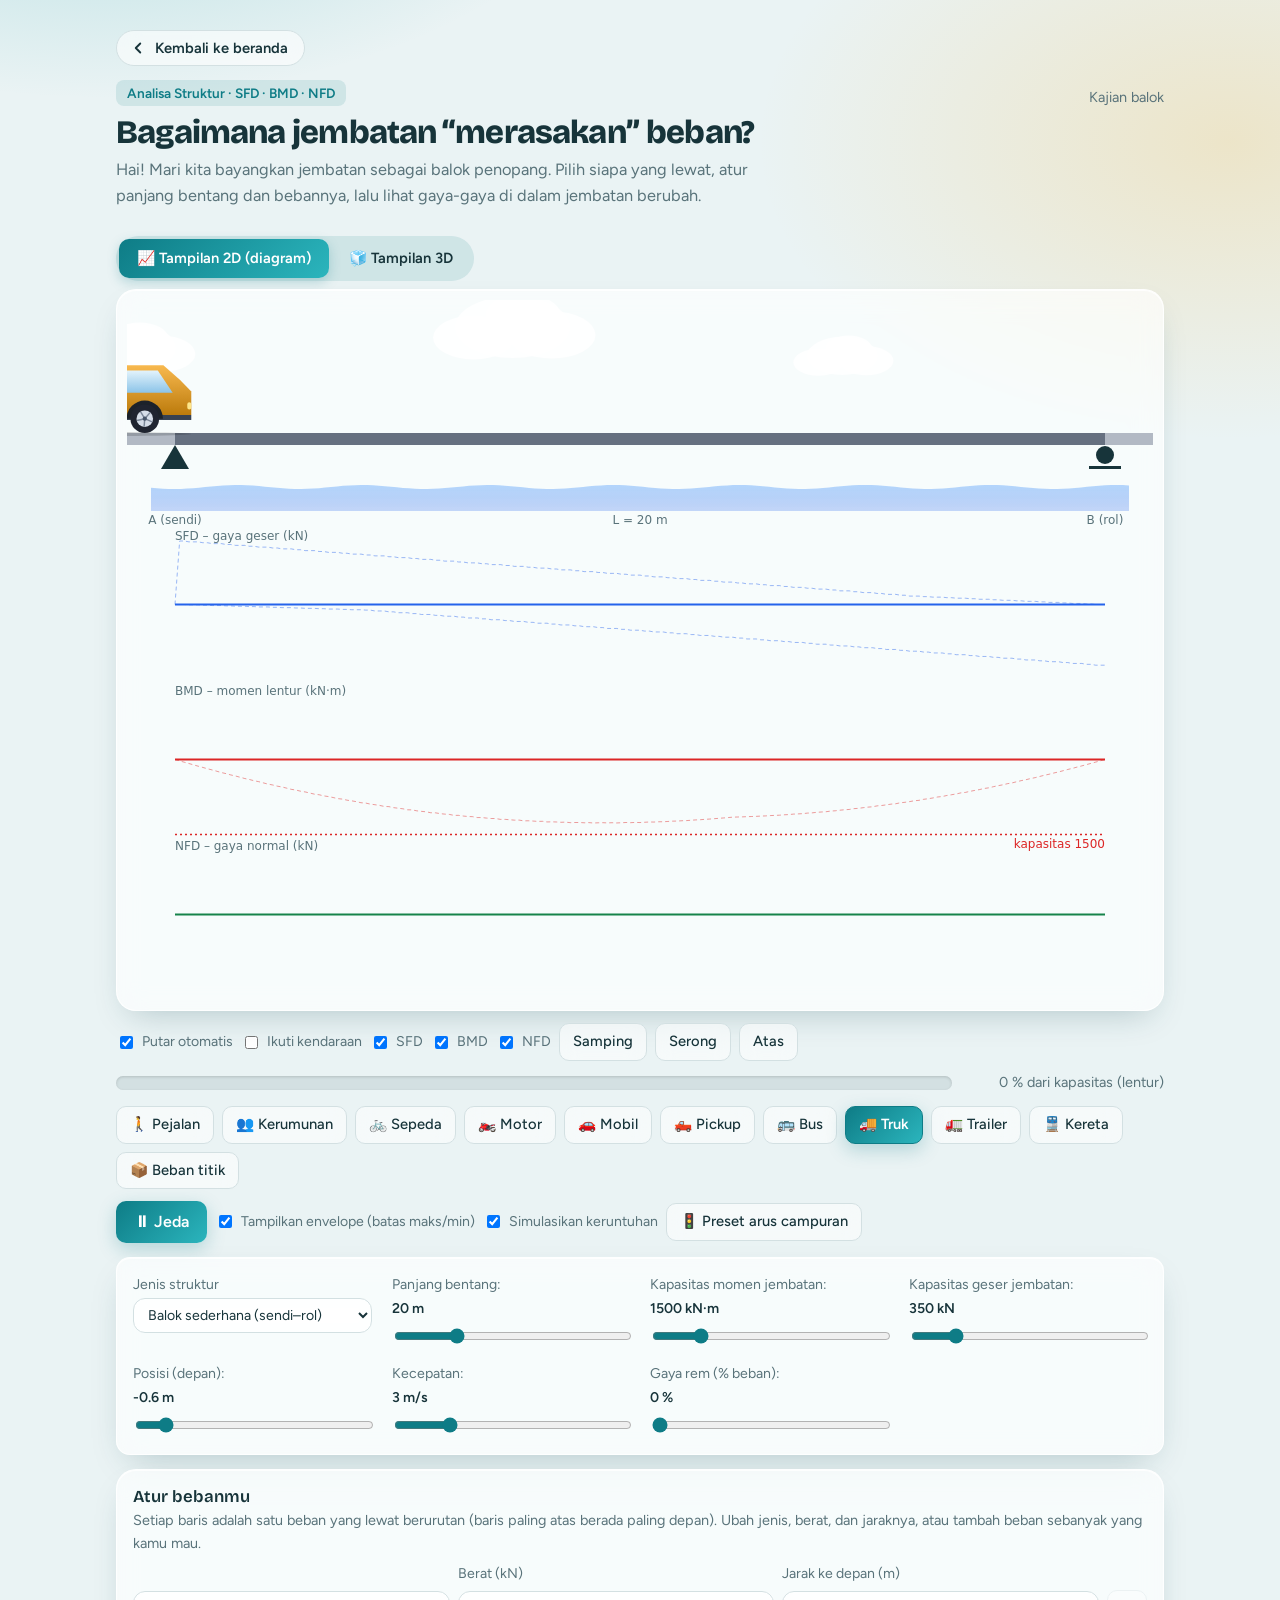
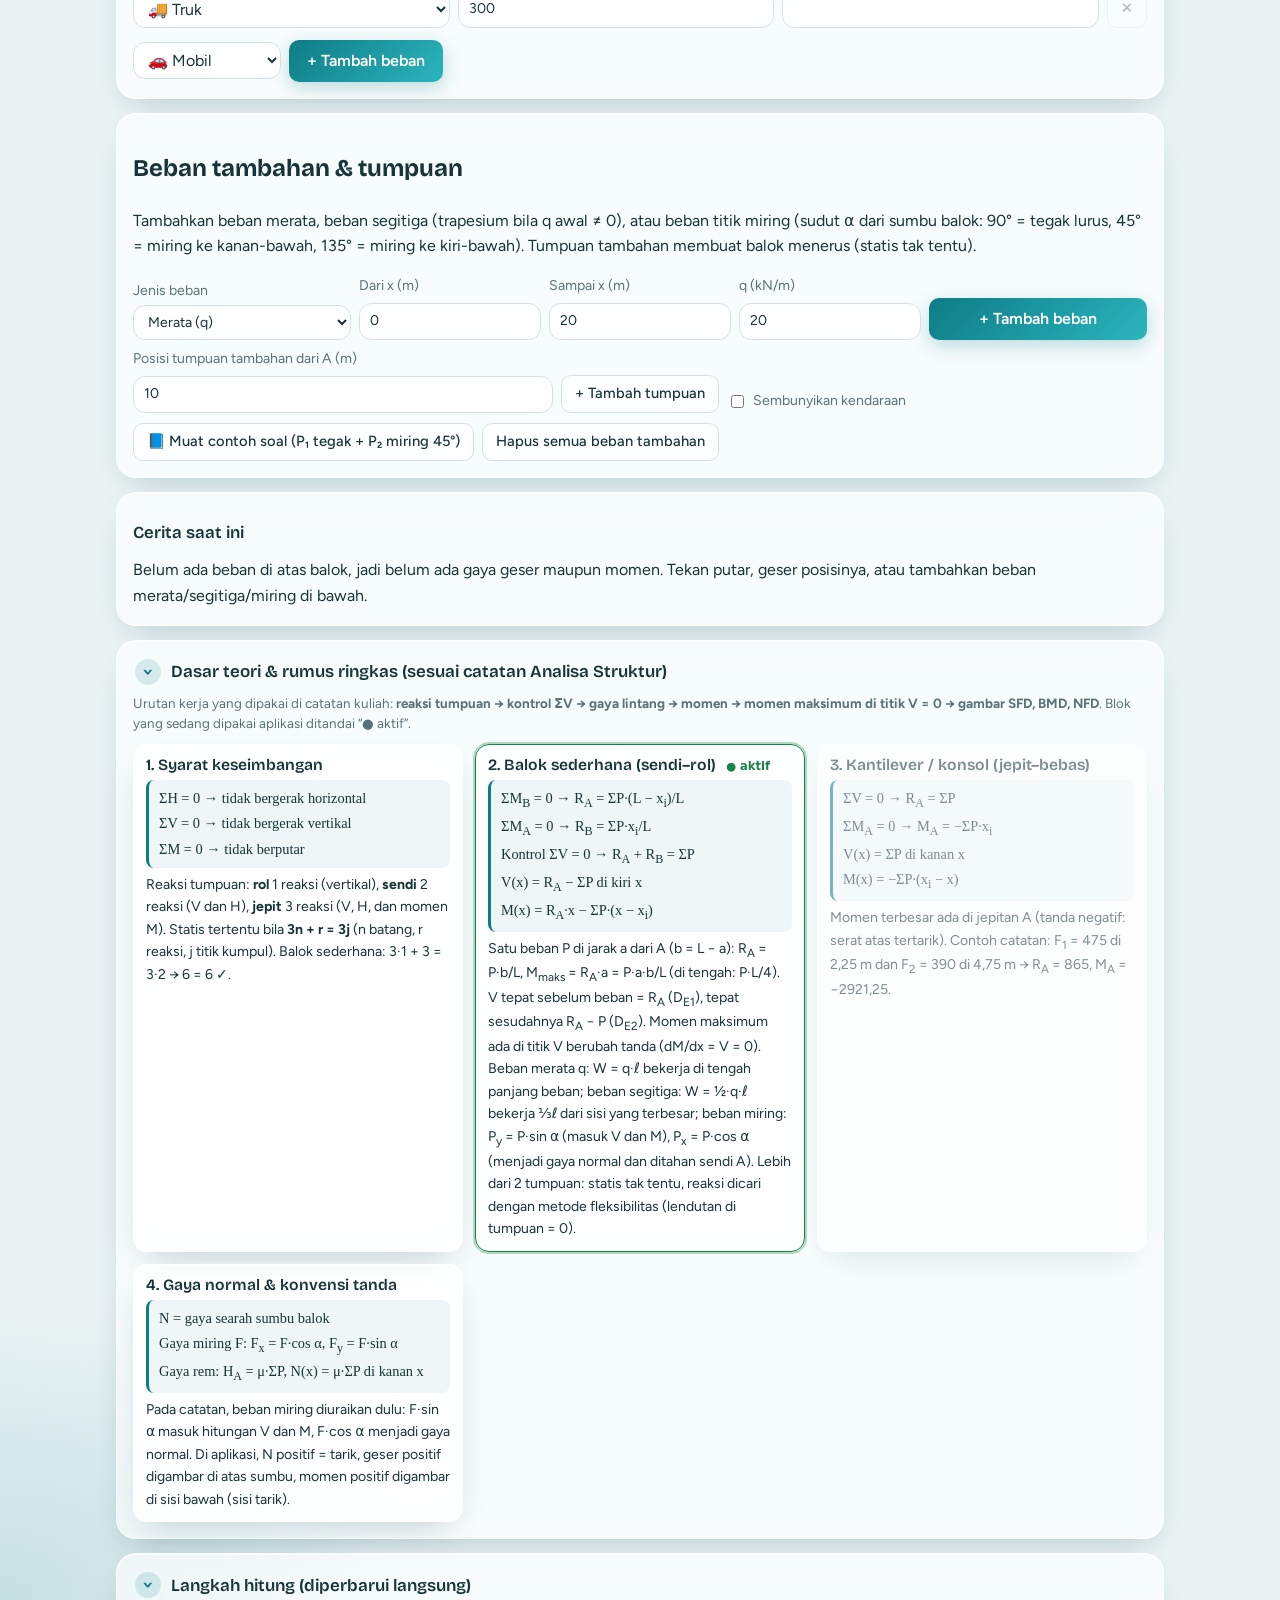
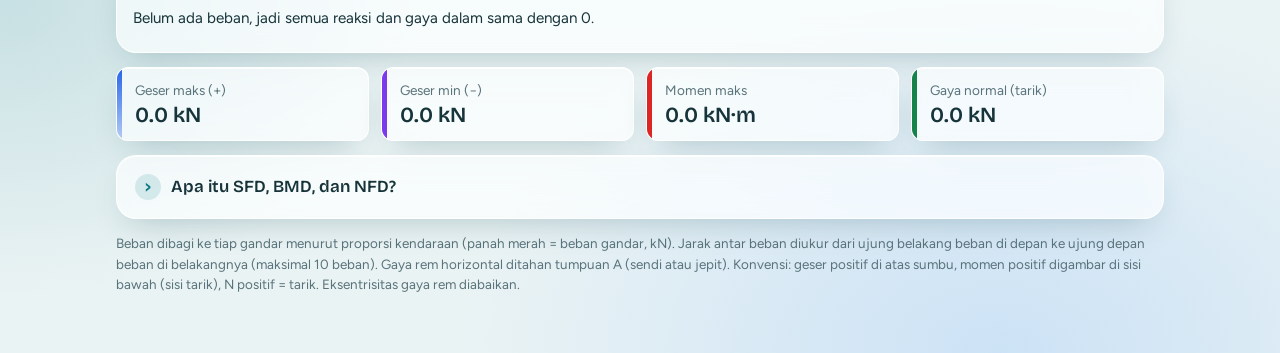
<file: balok.html>
<!DOCTYPE html>
<html lang="id">
<head>
<meta charset="utf-8">
<meta name="viewport" content="width=device-width, initial-scale=1, viewport-fit=cover">
<title>Jembatan: Memahami SFD, BMD &amp; NFD</title>
<link rel="stylesheet" href="style.css"><link rel="stylesheet" href="tema.css">
<script src="auth.js"></script>
<link rel="manifest" href="manifest.webmanifest"><meta name="theme-color" content="#0f766e"><link rel="apple-touch-icon" href="icon-192.png"><script src="install.js" defer></script>
</head>
<body>
<main>
<a class="back" href="home.html" aria-label="Kembali ke beranda"><svg viewBox="0 0 24 24" fill="none" stroke="currentColor" stroke-width="2.5" stroke-linecap="round" stroke-linejoin="round"><path d="M15 18l-6-6 6-6"/></svg>Kembali ke beranda</a>
<header class="top"><div class="ttl"><span class="badge">Analisa Struktur · SFD · BMD · NFD</span><h1>Bagaimana jembatan “merasakan” beban?</h1></div><div class="who"><span>Kajian balok</span></div></header>
<p class="sub">Hai! Mari kita bayangkan jembatan sebagai balok penopang. Pilih siapa yang lewat, atur panjang bentang dan bebannya, lalu lihat gaya-gaya di dalam jembatan berubah.</p>

<div class="alert" id="alert" role="alert" hidden><span id="atext"></span><button id="rebuild">↺ Bangun ulang jembatan</button></div>
<div class="tabs"><button class="chip on" id="tab2d">📈 Tampilan 2D (diagram)</button><button class="chip" id="tab3d">🧊 Tampilan 3D</button></div>
<div class="card" id="card2d"><canvas id="cv"></canvas></div>
<div class="card" id="card3d" hidden><canvas id="cv3" aria-label="Visualisasi 3D jembatan"></canvas></div>
<div class="row" id="opt3" hidden>
  <label class="chk"><input type="checkbox" id="o3auto" checked> Putar otomatis</label>
  <label class="chk"><input type="checkbox" id="o3follow"> Ikuti kendaraan</label>
  <label class="chk"><input type="checkbox" id="o3sfd" checked> SFD</label>
  <label class="chk"><input type="checkbox" id="o3bmd" checked> BMD</label>
  <label class="chk"><input type="checkbox" id="o3nfd" checked> NFD</label>
  <button class="chip" data-cam="0">Samping</button><button class="chip" data-cam="1">Serong</button><button class="chip" data-cam="2">Atas</button>
</div>
<p class="note" id="hint3" hidden style="margin-top:6px">Geser untuk memutar, scroll atau cubit untuk zoom. Warna badan jembatan berubah dari abu-abu ke kuning lalu merah saat mendekati kapasitas.</p>
<div class="gauge"><div class="gbar"><i id="bar"></i></div><span id="gtext"></span></div>
<div class="row" id="veh"></div>
<div class="row">
  <button id="play">⏸ Jeda</button>
  <label class="chk"><input type="checkbox" id="env" checked> Tampilkan envelope (batas maks/min)</label>
  <label class="chk"><input type="checkbox" id="col" checked> Simulasikan keruntuhan</label>
  <button class="chip" id="mixb">🚦 Preset arus campuran</button>
</div>

<div class="ctrl">
  <label>Jenis struktur<select id="stype" aria-label="Jenis struktur"><option value="ss">Balok sederhana (sendi–rol)</option><option value="cant">Kantilever (jepit–bebas)</option></select></label>
  <label>Panjang bentang: <b id="lv"></b><input type="range" id="L" min="5" max="65" step="1" value="20"></label>
  
  
  
  <label>Kapasitas momen jembatan: <b id="cmv"></b><input type="range" id="cm" min="50" max="8000" step="10" value="1500"></label>
  <label>Kapasitas geser jembatan: <b id="cvv"></b><input type="range" id="cs" min="20" max="2000" step="10" value="350"></label>
  <label>Posisi (depan): <b id="pv"></b><input type="range" id="pos" step="0.05"></label>
  <label>Kecepatan: <b id="sv"></b><input type="range" id="spd" min="0.5" max="12" step="0.5" value="3"></label>
  <label>Gaya rem (% beban): <b id="mv"></b><input type="range" id="mu" min="0" max="40" step="1" value="0"></label>
</div>

<div class="card" id="edcard" style="margin-top:14px"><h2>Atur bebanmu</h2><p>Setiap baris adalah satu beban yang lewat berurutan (baris paling atas berada paling depan). Ubah jenis, berat, dan jaraknya, atau tambah beban sebanyak yang kamu mau.</p><div id="rows"></div><div class="row"><select id="addsel" aria-label="Jenis beban"></select><button id="add">+ Tambah beban</button></div></div>

<div class="card" id="statcard" style="margin-top:14px"><h2>Beban tambahan &amp; tumpuan</h2>
<p>Tambahkan beban merata, beban segitiga (trapesium bila q awal ≠ 0), atau beban titik miring (sudut α dari sumbu balok: 90° = tegak lurus, 45° = miring ke kanan-bawah, 135° = miring ke kiri-bawah). Tumpuan tambahan membuat balok menerus (statis tak tentu).</p>
<div class="rw"><label>Jenis beban<select id="bt" aria-label="Jenis beban tambahan"><option value="u">Merata (q)</option><option value="t">Segitiga / trapesium</option><option value="p">Titik miring</option></select></label><span id="bf" style="display:contents"></span><button id="badd">+ Tambah beban</button></div>
<div id="blist"></div>
<div class="rw"><label>Posisi tumpuan tambahan dari A (m)<input type="number" id="sx" min="0" step="any" value="10"></label><button id="sadd" class="chip">+ Tambah tumpuan</button><label class="chk"><input type="checkbox" id="nov"> Sembunyikan kendaraan</label></div>
<div id="slist"></div>
<div class="row" style="margin-top:10px"><button id="bex" class="chip">📘 Muat contoh soal (P₁ tegak + P₂ miring 45°)</button><button id="bclr" class="chip">Hapus semua beban tambahan</button></div></div>

<div class="card story"><h2>Cerita saat ini</h2><p id="story"></p></div>

<details class="card theory" id="theory" open><summary>Dasar teori &amp; rumus ringkas (sesuai catatan Analisa Struktur)</summary>
<p class="note" style="margin-top:6px">Urutan kerja yang dipakai di catatan kuliah: <b>reaksi tumpuan → kontrol ΣV → gaya lintang → momen → momen maksimum di titik V = 0 → gambar SFD, BMD, NFD</b>. Blok yang sedang dipakai aplikasi ditandai “● aktif”.</p>
<div class="thgrid">
<div class="th"><h3>1. Syarat keseimbangan</h3>
<div class="fx">ΣH = 0 → tidak bergerak horizontal<br>ΣV = 0 → tidak bergerak vertikal<br>ΣM = 0 → tidak berputar</div>
<p>Reaksi tumpuan: <b>rol</b> 1 reaksi (vertikal), <b>sendi</b> 2 reaksi (V dan H), <b>jepit</b> 3 reaksi (V, H, dan momen M). Statis tertentu bila <b>3n + r = 3j</b> (n batang, r reaksi, j titik kumpul). Balok sederhana: 3·1 + 3 = 3·2 → 6 = 6 ✓.</p></div>
<div class="th" id="th-ss"><h3>2. Balok sederhana (sendi–rol) <span class="tag">● aktif</span></h3>
<div class="fx">ΣM<sub>B</sub> = 0 → R<sub>A</sub> = ΣP·(L − x<sub>i</sub>)/L<br>ΣM<sub>A</sub> = 0 → R<sub>B</sub> = ΣP·x<sub>i</sub>/L<br>Kontrol ΣV = 0 → R<sub>A</sub> + R<sub>B</sub> = ΣP<br>V(x) = R<sub>A</sub> − ΣP di kiri x<br>M(x) = R<sub>A</sub>·x − ΣP·(x − x<sub>i</sub>)</div>
<p>Satu beban P di jarak a dari A (b = L − a): R<sub>A</sub> = P·b/L, M<sub>maks</sub> = R<sub>A</sub>·a = P·a·b/L (di tengah: P·L/4). V tepat sebelum beban = R<sub>A</sub> (D<sub>E1</sub>), tepat sesudahnya R<sub>A</sub> − P (D<sub>E2</sub>). Momen maksimum ada di titik V berubah tanda (dM/dx = V = 0). Beban merata q: W = q·ℓ bekerja di tengah panjang beban; beban segitiga: W = ½·q·ℓ bekerja ⅓ℓ dari sisi yang terbesar; beban miring: P<sub>y</sub> = P·sin α (masuk V dan M), P<sub>x</sub> = P·cos α (menjadi gaya normal dan ditahan sendi A). Lebih dari 2 tumpuan: statis tak tentu, reaksi dicari dengan metode fleksibilitas (lendutan di tumpuan = 0).</p></div>
<div class="th" id="th-ct"><h3>3. Kantilever / konsol (jepit–bebas) <span class="tag">● aktif</span></h3>
<div class="fx">ΣV = 0 → R<sub>A</sub> = ΣP<br>ΣM<sub>A</sub> = 0 → M<sub>A</sub> = −ΣP·x<sub>i</sub><br>V(x) = ΣP di kanan x<br>M(x) = −ΣP·(x<sub>i</sub> − x)</div>
<p>Momen terbesar ada di jepitan A (tanda negatif: serat atas tertarik). Contoh catatan: F<sub>1</sub> = 475 di 2,25 m dan F<sub>2</sub> = 390 di 4,75 m → R<sub>A</sub> = 865, M<sub>A</sub> = −2921,25.</p></div>
<div class="th"><h3>4. Gaya normal &amp; konvensi tanda</h3>
<div class="fx">N = gaya searah sumbu balok<br>Gaya miring F: F<sub>x</sub> = F·cos α, F<sub>y</sub> = F·sin α<br>Gaya rem: H<sub>A</sub> = μ·ΣP, N(x) = μ·ΣP di kanan x</div>
<p>Pada catatan, beban miring diuraikan dulu: F·sin α masuk hitungan V dan M, F·cos α menjadi gaya normal. Di aplikasi, N positif = tarik, geser positif digambar di atas sumbu, momen positif digambar di sisi bawah (sisi tarik).</p></div>
</div></details>

<details class="card" id="stepcard" open><summary>Langkah hitung (diperbarui langsung)</summary><div id="steps"></div></details>

<div class="stats">
  <div class="stat"><small>Geser maks (+)</small><span id="s1">–</span></div>
  <div class="stat"><small>Geser min (−)</small><span id="s2">–</span></div>
  <div class="stat"><small>Momen maks</small><span id="s3">–</span></div>
  <div class="stat"><small>Gaya normal (tarik)</small><span id="s4">–</span></div>
</div>

<details class="card"><summary>Apa itu SFD, BMD, dan NFD?</summary>
<p><b>SFD</b> (gaya geser): seberapa kuat jembatan “digunting” di setiap titik oleh beban dan tumpuan.</p>
<p><b>BMD</b> (momen lentur): seberapa besar jembatan ingin melengkung. Makin besar, makin menuntut penampang yang kuat.</p>
<p><b>NFD</b> (gaya normal): gaya yang menarik atau menekan sepanjang jembatan, misalnya saat kendaraan mengerem.</p>
<p><b>Rumus dasar.</b> Balok sederhana: R<sub>A</sub> = ΣP·(L − x)/L; V(x) = R<sub>A</sub> − ΣP di kiri x; M(x) = R<sub>A</sub>·x − ΣP·(x − x<sub>i</sub>); momen maksimum terjadi di titik V berubah tanda. Kantilever: V(x) = ΣP di kanan x; M(x) = −ΣP·(x<sub>i</sub> − x).</p></details>

<p class="note">Beban dibagi ke tiap gandar menurut proporsi kendaraan (panah merah = beban gandar, kN). Jarak antar beban diukur dari ujung belakang beban di depan ke ujung depan beban di belakangnya (maksimal 10 beban). Gaya rem horizontal ditahan tumpuan A (sendi atau jepit). Konvensi: geser positif di atas sumbu, momen positif digambar di sisi bawah (sisi tarik), N positif = tarik. Eksentrisitas gaya rem diabaikan.</p>
</main>

<script src="app.js"></script>
<script src="beban.js"></script>
<script src="view3d.js"></script>
<script src="tema.js"></script><script src="tema-anim.js"></script></body>
</html>
</file>
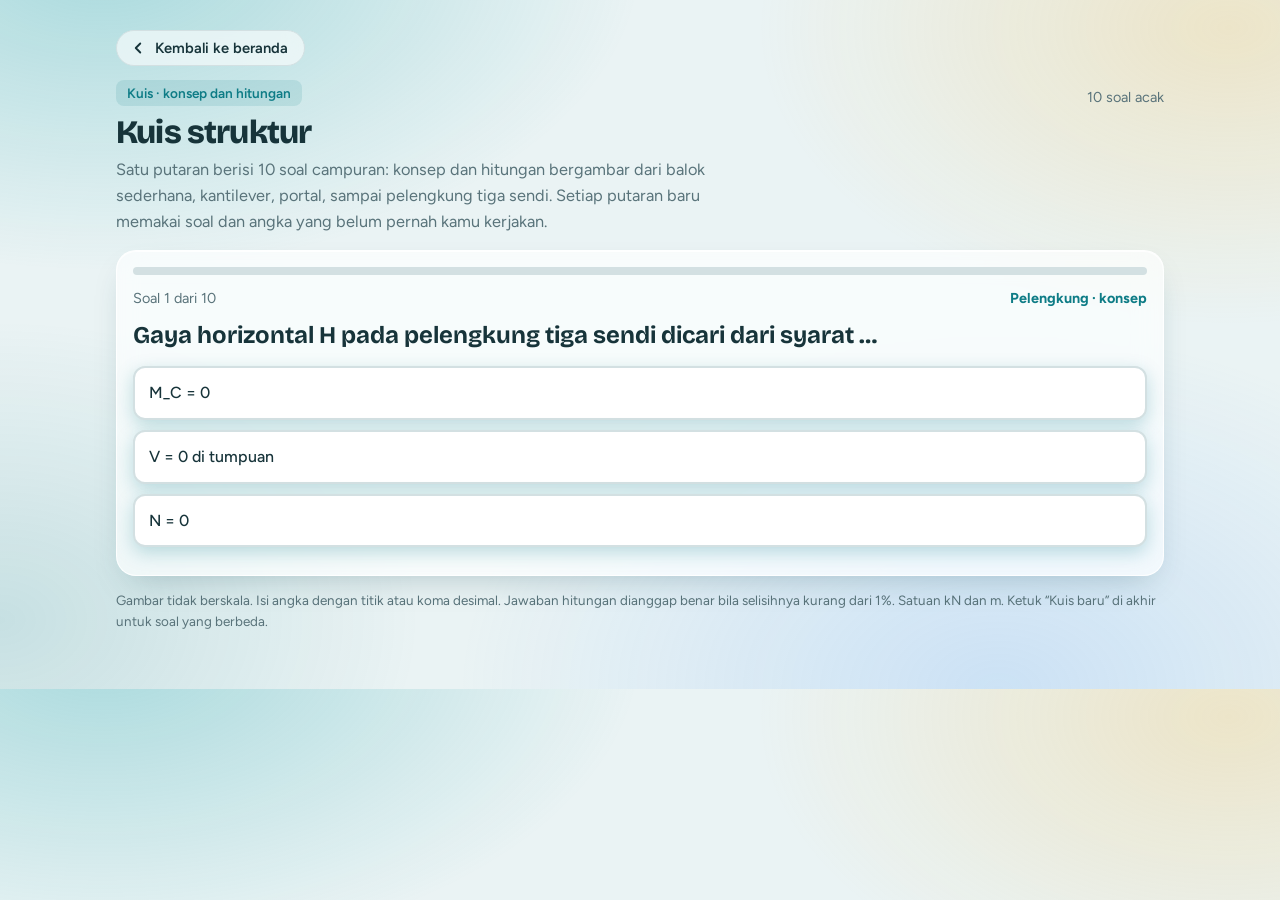
<file: latihan.html>
<!DOCTYPE html>
<html lang="id">
<head>
<meta charset="utf-8">
<meta name="viewport" content="width=device-width, initial-scale=1, viewport-fit=cover">
<title>Kuis</title>
<link rel="stylesheet" href="style.css"><link rel="stylesheet" href="tema.css">
<script src="auth.js"></script>
<style>
.opts{display:grid;gap:10px;margin-top:12px}
.opts button{text-align:left;background:var(--card);color:var(--fg);border:2px solid var(--line);border-radius:12px;padding:12px 14px;font-weight:500;min-height:46px}
.opts button:hover:not(:disabled){border-color:var(--acc)}
.opts .ok{border-color:var(--n)!important;background:color-mix(in srgb,var(--n) 14%,var(--card))!important}
.opts .bad{border-color:var(--m)!important;background:color-mix(in srgb,var(--m) 12%,var(--card))!important}
.meta{display:flex;justify-content:space-between;gap:10px;flex-wrap:wrap;color:var(--muted);font-size:.9rem;margin-bottom:6px}
.tag2{font-weight:700;color:var(--acc)}
.pbar{height:8px;border-radius:99px;background:var(--line);overflow:hidden;margin-bottom:12px}.pbar i{display:block;height:100%;background:var(--acc);transition:width .3s}
.fig{background:var(--card);border:1px solid var(--line);border-radius:12px;padding:8px;margin:10px 0}.fig svg{width:100%;max-width:520px;display:block;margin:0 auto}
.fig small{display:block;text-align:center;color:var(--muted);font-size:.78rem}
.ans{display:grid;grid-template-columns:1fr;gap:12px;margin:12px 0;max-width:440px}
.ans label{gap:6px}.ans label span{display:block}.ans input[type=text]{font:inherit;padding:10px 12px;border:1.5px solid var(--line);border-radius:10px;background:var(--card);color:var(--fg);width:100%}
.ans input:focus{outline:none;border-color:var(--acc);box-shadow:0 0 0 3px var(--glow)}
.ans label{color:var(--fg);font-weight:600}
.res{font-size:.9rem;font-weight:700;min-height:1.3em}.res.ok{color:var(--n)}.res.bad{color:var(--m)}
.sol{background:color-mix(in srgb,var(--acc) 7%,var(--card));border-left:4px solid var(--acc);border-radius:10px;padding:10px 14px;margin-top:12px}.sol p{margin:4px 0}
.sum{width:100%;border-collapse:collapse;margin-top:10px;font-size:.92rem}.sum td{padding:6px 8px;border-bottom:1px solid var(--line)}
</style>
<link rel="manifest" href="manifest.webmanifest"><meta name="theme-color" content="#0f766e"><link rel="apple-touch-icon" href="icon-192.png"><script src="install.js" defer></script>
</head>
<body>
<main>
<a class="back" href="home.html" aria-label="Kembali ke beranda"><svg viewBox="0 0 24 24" fill="none" stroke="currentColor" stroke-width="2.5" stroke-linecap="round" stroke-linejoin="round"><path d="M15 18l-6-6 6-6"/></svg>Kembali ke beranda</a>
<header class="top"><div class="ttl"><span class="badge">Kuis · konsep dan hitungan</span><h1>Kuis struktur</h1></div><div class="who"><span>10 soal acak</span></div></header>
<p class="sub">Satu putaran berisi 10 soal campuran: konsep dan hitungan bergambar dari balok sederhana, kantilever, portal, sampai pelengkung tiga sendi. Setiap putaran baru memakai soal dan angka yang belum pernah kamu kerjakan.</p>
<div class="card" id="box"></div>
<p class="note">Gambar tidak berskala. Isi angka dengan titik atau koma desimal. Jawaban hitungan dianggap benar bila selisihnya kurang dari 1%. Satuan kN dan m. Ketuk “Kuis baru” di akhir untuk soal yang berbeda.</p>
</main>
<script>
const $=i=>document.getElementById(i),fm=n=>(Math.abs(n)<1e-9?0:n).toFixed(2).replace(".",",");
const rnd=(a,b)=>a+Math.floor(Math.random()*(b-a+1)),pick=a=>a[rnd(0,a.length-1)],shuf=a=>{a=a.slice();for(let i=a.length-1;i>0;i--){const j=rnd(0,i);[a[i],a[j]]=[a[j],a[i]]}return a};
// ---- riwayat soal agar tidak berulang ----
let seen={m:[],c:[]};try{seen=JSON.parse(localStorage.getItem("anstru_kuis")||"")||seen}catch(e){}
const saveSeen=()=>{try{localStorage.setItem("anstru_kuis",JSON.stringify(seen))}catch(e){}};
// ---- gambar ----
const t=(x,y,s,a="middle")=>'<text x="'+x+'" y="'+y+'" font-size="12" fill="var(--fg)" text-anchor="'+a+'">'+s+'</text>';
const ln=(a,b,c,d,col="var(--fg)",w=2)=>'<line x1="'+a+'" y1="'+b+'" x2="'+c+'" y2="'+d+'" stroke="'+col+'" stroke-width="'+w+'"/>';
const ar=(x,y1,y2,c="var(--m)")=>ln(x,y1,x,y2,c,2.5)+'<path d="M'+(x-5)+' '+(y2-8)+' L'+x+' '+y2+' L'+(x+5)+' '+(y2-8)+'" fill="none" stroke="'+c+'" stroke-width="2.5"/>';
const har=(x1,x2,y,c="var(--m)")=>ln(x1,y,x2,y,c,2.5)+'<path d="M'+(x2-8)+' '+(y-5)+' L'+x2+' '+y+' L'+(x2-8)+' '+(y+5)+'" fill="none" stroke="'+c+'" stroke-width="2.5"/>';
const tri=(x,y)=>'<path d="M'+x+' '+y+' l-9 16 h18z" fill="var(--card)" stroke="var(--fg)" stroke-width="2"/>';
const rol=(x,y)=>tri(x,y)+'<circle cx="'+(x-4)+'" cy="'+(y+20)+'" r="2.5" fill="var(--fg)"/><circle cx="'+(x+4)+'" cy="'+(y+20)+'" r="2.5" fill="var(--fg)"/>';
const dim=(a,b,y,s)=>ln(a,y,b,y,"var(--muted)",1.2)+ln(a,y-4,a,y+4,"var(--muted)",1.2)+ln(b,y-4,b,y+4,"var(--muted)",1.2)+t((a+b)/2,y-4,s);
const svg=s=>'<div class="fig"><svg viewBox="0 0 360 170" role="img" aria-label="Gambar soal">'+s+'</svg><small>gambar tidak berskala</small></div>';
const qarrows=(x1,x2,y1,y2,n,lab)=>{let s="";for(let i=0;i<=n;i++)s+=ar(x1+(x2-x1)*i/n,y1,y2);return s+t((x1+x2)/2,y1-6,lab)};
// ---- generator soal hitungan ----
const G={
ss(){const L=pick([6,8,10,12]),a=rnd(1,L-1),P=20+5*rnd(0,16),RA=P*(L-a)/L,RB=P*a/L,xa=40+a/L*280;
 return{key:"ss|"+L+"|"+a+"|"+P,tag:"Balok sederhana",fig:svg(ln(40,70,320,70,"var(--fg)",6)+tri(40,76)+rol(320,76)+ar(xa,20,64)+t(xa,14,"P = "+P+" kN")+t(40,114,"A")+t(320,114,"B")+dim(40,xa,132,"a = "+a+" m")+dim(40,320,156,"L = "+L+" m")),
 p:"Balok sederhana sendi–rol dengan beban terpusat. Hitung reaksi tumpuan dan momen di bawah beban.",f:[["R<sub>A</sub> (kN)",RA],["R<sub>B</sub> (kN)",RB],["M di bawah beban (kN·m)",RA*a]],
 s:["ΣM<sub>B</sub> = 0 → R<sub>A</sub> = P(L − a)/L = "+P+"·"+(L-a)+"/"+L+" = <b>"+fm(RA)+" kN</b>","ΣV = 0 → R<sub>B</sub> = P − R<sub>A</sub> = <b>"+fm(RB)+" kN</b>","M = R<sub>A</sub>·a = "+fm(RA)+"·"+a+" = <b>"+fm(RA*a)+" kN·m</b>"]}},
ssq(){const L=pick([4,6,8,10]),q=pick([5,10,12,15,20]),RA=q*L/2,M=q*L*L/8;
 return{key:"ssq|"+L+"|"+q,tag:"Balok sederhana",fig:svg(qarrows(40,320,34,66,8,"q = "+q+" kN/m")+ln(40,70,320,70,"var(--fg)",6)+tri(40,76)+rol(320,76)+t(40,114,"A")+t(320,114,"B")+dim(40,320,148,"L = "+L+" m")),
 p:"Balok sederhana dengan beban merata penuh. Hitung reaksi tumpuan (R<sub>A</sub> = R<sub>B</sub>) dan momen maksimum.",f:[["R<sub>A</sub> = R<sub>B</sub> (kN)",RA],["M maks (kN·m)",M]],
 s:["Beban total = qL = "+q+"·"+L+" = "+fm(q*L)+" kN, dibagi dua tumpuan: R<sub>A</sub> = R<sub>B</sub> = qL/2 = <b>"+fm(RA)+" kN</b>","Momen maksimum di tengah: M = qL²/8 = "+q+"·"+L+"²/8 = <b>"+fm(M)+" kN·m</b>"]}},
ct(){const L=pick([4,5,6]),x1=rnd(1,L-2),x2=rnd(x1+1,L),P1=10+5*rnd(0,10),P2=10+5*rnd(0,10),RA=P1+P2,MA=P1*x1+P2*x2,X1=40+x1/L*280,X2=40+x2/L*280;
 return{key:"ct|"+L+"|"+x1+"|"+x2+"|"+P1+"|"+P2,tag:"Kantilever",fig:svg('<rect x="28" y="40" width="12" height="60" fill="var(--muted)"/>'+ln(40,70,320,70,"var(--fg)",6)+ar(X1,20,64)+t(X1,14,"P₁ = "+P1+" kN")+ar(X2,30,64)+t(X2-(x2===L?24:0),24,"P₂ = "+P2+" kN")+t(34,120,"A")+dim(40,X1,134,"x₁ = "+x1+" m")+dim(40,X2,158,"x₂ = "+x2+" m")),
 p:"Kantilever jepit–bebas dengan dua beban terpusat. Hitung reaksi vertikal dan besar momen di jepitan.",f:[["R<sub>A</sub> (kN)",RA],["|M<sub>A</sub>| (kN·m)",MA]],
 s:["ΣV = 0 → R<sub>A</sub> = P₁ + P₂ = <b>"+fm(RA)+" kN</b>","ΣM<sub>A</sub> = 0 → |M<sub>A</sub>| = P₁x₁ + P₂x₂ = "+P1+"·"+x1+" + "+P2+"·"+x2+" = <b>"+fm(MA)+" kN·m</b>","Momen jepit bertanda negatif (serat atas tertarik)."]}},
pt(){let L,h,q,F,z,By,Ay;do{L=pick([4,6,8]);h=pick([3,4,5]);q=pick([5,10,15]);F=pick([10,20,30]);z=rnd(1,h);By=(q*L*L/2+F*z)/L;Ay=q*L-By}while(Ay<2);
 const zy=120-z/h*70;
 return{key:"pt|"+[L,h,q,F,z].join("|"),tag:"Portal",fig:svg(qarrows(80,260,16,46,7,"q = "+q+" kN/m")+'<path d="M80 120 V50 H260 V120" fill="none" stroke="var(--fg)" stroke-width="6" stroke-linejoin="round"/>'+tri(80,124)+rol(260,124)+har(24,76,zy)+t(40,zy-8,"F = "+F+" kN")+t(80,160,"A")+t(260,160,"B")+t(312,90,"h = "+h+" m")+t(312,104,"z = "+z+" m")+dim(80,260,168,"L = "+L+" m")),
 p:"Portal sendi–rol dengan beban merata di balok atas dan gaya horizontal F pada kolom kiri (setinggi z dari A). Hitung reaksi vertikal dan momen di sambungan kiri atas.",f:[["V<sub>B</sub> (kN)",By],["V<sub>A</sub> (kN)",Ay],["M sambungan kiri (kN·m)",F*z]],
 s:["ΣM<sub>A</sub> = 0 → V<sub>B</sub>·L = qL²/2 + F·z → V<sub>B</sub> = ("+fm(q*L*L/2)+" + "+F*z+")/"+L+" = <b>"+fm(By)+" kN</b>","ΣV = 0 → V<sub>A</sub> = qL − V<sub>B</sub> = "+fm(q*L)+" − "+fm(By)+" = <b>"+fm(Ay)+" kN</b>","Momen di sambungan kiri (kolom kiri) = F·z = <b>"+fm(F*z)+" kN·m</b>","ΣH = 0 → H<sub>A</sub> = −F; rol B tidak menahan gaya horizontal."]}},
arq(){const L=pick([8,10,12,16]),f=pick([3,4,5,6]),q=pick([5,10,15,20]),VA=q*L/2,H=q*L*L/(8*f);
 let s="";for(let i=0;i<=6;i++){const x=60+240*i/6,tt=i/6,y=(1-tt)**2*120+2*tt*(1-tt)*(-20)+tt*tt*120;s+=ar(x,8,y-4)}
 return{key:"arq|"+L+"|"+f+"|"+q,tag:"Pelengkung tiga sendi",fig:svg(s+t(180,2,"")+'<path d="M60 120 Q180 -20 300 120" fill="none" stroke="var(--fg)" stroke-width="6"/><circle cx="180" cy="50" r="5" fill="var(--card)" stroke="var(--fg)" stroke-width="2"/>'+t(180,34,"C")+t(234,26,"q = "+q+" kN/m")+tri(60,122)+tri(300,122)+t(60,158,"A")+t(300,158,"B")+t(330,60,"f = "+f+" m")+dim(60,300,168,"L = "+L+" m")),
 p:"Pelengkung tiga sendi (sendi A, B, dan puncak C) dengan beban merata penuh. Hitung reaksi vertikal V<sub>A</sub> dan gaya horizontal H.",f:[["V<sub>A</sub> (kN)",VA],["H (kN)",H]],
 s:["Simetris: V<sub>A</sub> = V<sub>B</sub> = qL/2 = <b>"+fm(VA)+" kN</b>","M<sub>C</sub> = 0 (sendi): V<sub>A</sub>·L/2 − qL²/8 − H·f = 0","H = (V<sub>A</sub>L/2 − qL²/8)/f = "+fm(VA*L/2)+" − "+fm(q*L*L/8)+" lalu dibagi "+f+" = <b>"+fm(H)+" kN</b>"]}},
arp(){const L=pick([8,12,16]),f=pick([3,4,5,6]),P=pick([20,30,40,60,80]),a=pick([L/4,L/2]),VA=P*(L-a)/L,VB=P*a/L,H=(VA*L/2-P*(L/2-a))/f,xa=60+a/L*240,tt=a/L,ya=(1-tt)**2*120+2*tt*(1-tt)*(-20)+tt*tt*120;
 return{key:"arp|"+[L,f,P,a].join("|"),tag:"Pelengkung tiga sendi",fig:svg('<path d="M60 120 Q180 -20 300 120" fill="none" stroke="var(--fg)" stroke-width="6"/><circle cx="180" cy="50" r="5" fill="var(--card)" stroke="var(--fg)" stroke-width="2"/>'+t(180,70,"C")+ar(xa,ya-52,ya-4)+t(xa,ya-58,"P = "+P+" kN")+tri(60,122)+tri(300,122)+t(60,158,"A")+t(300,158,"B")+t(330,60,"f = "+f+" m")+dim(60,xa,148,"a = "+a+" m")+dim(60,300,168,"L = "+L+" m")),
 p:"Pelengkung tiga sendi dengan satu beban terpusat P pada jarak a dari A. Hitung V<sub>A</sub>, V<sub>B</sub>, dan gaya horizontal H.",f:[["V<sub>A</sub> (kN)",VA],["V<sub>B</sub> (kN)",VB],["H (kN)",H]],
 s:["ΣM<sub>B</sub> = 0 → V<sub>A</sub> = P(L − a)/L = <b>"+fm(VA)+" kN</b>; V<sub>B</sub> = P − V<sub>A</sub> = <b>"+fm(VB)+" kN</b>","M<sub>C</sub> = 0 (tinjau bagian kiri): V<sub>A</sub>·L/2 − P·(L/2 − a) − H·f = 0","H = ("+fm(VA*L/2)+" − "+fm(P*(L/2-a))+")/"+f+" = <b>"+fm(H)+" kN</b>"]}}};
// ---- bank soal konsep ----
const BANK=[
["SFD adalah diagram untuk …",["Gaya geser","Momen lentur","Gaya normal"],0,"SFD (shear force diagram) = gaya geser. Momen lentur adalah BMD, gaya normal NFD.","Konsep"],
["Balok sederhana bentang L, satu beban P di tengah. Momen maksimumnya …",["P·L/2","P·L/4","P·L/8"],1,"R_A = P/2, sehingga M tengah = (P/2)(L/2) = P·L/4.","Balok"],
["Tumpuan rol menahan berapa reaksi?",["Satu reaksi vertikal","Dua reaksi (V dan H)","Tiga reaksi (V, H, M)"],0,"Rol 1 reaksi, sendi 2 reaksi, jepit 3 reaksi.","Tumpuan"],
["Momen lentur maksimum terjadi saat gaya geser V …",["Maksimum","Sama dengan nol (berubah tanda)","Sama dengan R_B"],1,"Karena dM/dx = V, momen puncak saat V = 0.","Konsep"],
["Pada kantilever dengan beban di ujung bebas, momen terbesar ada di …",["Ujung bebas","Tengah bentang","Jepitan"],2,"Lengan momen terpanjang ada di jepitan; di ujung bebas M = 0.","Kantilever"],
["Balok sederhana beban merata q. Momen maksimumnya …",["q·L/2","q·L²/8","q·L²/4"],1,"Reaksi qL/2, momen maksimum di tengah qL²/8.","Balok"],
["Pada pelengkung tiga sendi, momen di sendi puncak C selalu …",["Maksimum","Sama dengan V_A","Nol"],2,"Sendi tidak menahan momen: M_C = 0, dipakai untuk mencari H.","Pelengkung"],
["Syarat keseimbangan struktur bidang adalah …",["ΣH = 0, ΣV = 0, ΣM = 0","ΣH = 0 saja","ΣV = ΣM"],0,"Tidak bergeser horizontal, tidak bergeser vertikal, tidak berputar.","Konsep"],
["Pada portal, sambungan kaku antara kolom dan balok akan …",["Meneruskan momen dari kolom ke balok","Membuat momen sama dengan nol","Hanya menahan gaya geser"],0,"Sudut sambungan tetap, sehingga momen berpindah utuh antar batang.","Portal"],
["Pelengkung tiga sendi dengan beban merata penuh dan bentuk parabola mengalami terutama …",["Momen lentur besar","Gaya tekan (momen ≈ 0)","Gaya tarik"],1,"Garis tekan berimpit dengan sumbu busur parabola, jadi momen ≈ 0.","Pelengkung"],
["Gaya horizontal H pada pelengkung tiga sendi dicari dari syarat …",["M_C = 0","V = 0 di tumpuan","N = 0"],0,"Sendi puncak tidak menahan momen: M_C = 0.","Pelengkung"],
["Pada balok sederhana, gaya rem kendaraan menimbulkan …",["Momen lentur saja","Gaya normal pada balok","Tidak ada pengaruh"],1,"Gaya rem searah sumbu balok, ditahan sendi A sehingga menjadi gaya normal.","Balok"],
["Reaksi jepit terdiri dari …",["V saja","V dan H","V, H, dan M"],2,"Jepit mengekang translasi dan rotasi: tiga reaksi.","Tumpuan"]];
// ---- putaran ----
let R=[],idx=0,res=[],checked=false;
function newRound(){
 let pool=BANK.map((_,i)=>i).filter(i=>!seen.m.includes(i));if(pool.length<4){seen.m=[];pool=BANK.map((_,i)=>i)}
 const ms=shuf(pool).slice(0,4);seen.m.push(...ms);
 const cs=shuf(Object.keys(G)).map(k=>{let p,n=0;do{p=G[k]();n++}while(seen.c.includes(p.key)&&n<40);seen.c.push(p.key);return{kind:"calc",...p}});
 if(seen.c.length>600)seen.c=seen.c.slice(-300);saveSeen();
 R=shuf(ms.map(i=>({kind:"mcq",i})).concat(cs));idx=0;res=[];render();
}
function render(){
 const b=$("box");checked=false;
 if(idx>=R.length){const sc=res.filter(r=>r.ok).length;
  b.innerHTML='<h2 style="margin:0">Skor kamu '+sc+' dari '+R.length+'</h2><p>'+(sc>=9?"Luar biasa. Coba putaran baru untuk soal yang berbeda.":sc>=6?"Cukup baik. Baca ulang pembahasan yang salah, lalu coba putaran baru.":"Jangan khawatir. Tinjau teori di tab struktur, lalu coba putaran baru.")+'</p><table class="sum">'+res.map((r,i)=>'<tr><td>'+(i+1)+'</td><td>'+r.tag+'</td><td>'+r.kind+'</td><td class="'+(r.ok?"ok":"bad")+'" style="font-weight:700;color:var(--'+(r.ok?"n":"m")+')">'+(r.ok?"Benar":"Salah")+'</td></tr>').join("")+'</table><div class="row"><button id="again">🔀 Kuis baru (soal acak baru)</button></div>';
  $("again").onclick=newRound;return}
 const q=R[idx],tag=q.kind==="mcq"?BANK[q.i][4]:q.tag;
 let h='<div class="pbar"><i style="width:'+(idx/R.length*100)+'%"></i></div><div class="meta"><span>Soal '+(idx+1)+' dari '+R.length+'</span><span class="tag2">'+tag+' · '+(q.kind==="mcq"?"konsep":"hitungan")+'</span></div>';
 if(q.kind==="mcq"){const d=BANK[q.i];h+='<h2 style="margin:0 0 4px">'+d[0]+'</h2><div class="opts">'+d[1].map((o,i)=>'<button data-i="'+i+'">'+o+'</button>').join("")+'</div><div class="sol" id="fb" hidden></div>';b.innerHTML=h+'<div class="row"><button id="nx" hidden>Lanjut</button></div>';
  b.querySelectorAll(".opts button").forEach(x=>x.onclick=()=>{const ok=+x.dataset.i===d[2];res.push({ok,tag:d[4],kind:"konsep"});
   b.querySelectorAll(".opts button").forEach((y,j)=>{y.disabled=true;if(j===d[2])y.classList.add("ok");else if(y===x)y.classList.add("bad")});
   $("fb").hidden=false;$("fb").innerHTML="<p><b>"+(ok?"Benar.":"Belum tepat.")+"</b> "+d[3]+"</p>";$("nx").hidden=false;$("nx").onclick=()=>{idx++;render()}});return}
 h+='<p style="margin:0">'+q.p+'</p>'+q.fig+'<div class="ans">'+q.f.map((f,i)=>'<div><label><span>'+f[0]+'</span><input type="text" inputmode="decimal" id="in'+i+'" autocomplete="off"></label><div class="res" id="rs'+i+'"></div></div>').join("")+'</div><div class="row"><button id="ck">Periksa jawaban</button><button id="nx" class="chip" hidden>Lanjut</button></div><div class="sol" id="fb" hidden></div>';
 b.innerHTML=h;
 $("ck").onclick=()=>{if(checked)return;let all=true;q.f.forEach((f,i)=>{const v=parseFloat($("in"+i).value.replace(",","."));const ok=isFinite(v)&&Math.abs(v-f[1])<=Math.max(.05,Math.abs(f[1])*.01);if(!ok)all=false;const r=$("rs"+i);r.className="res "+(ok?"ok":"bad");r.textContent=ok?"✓ Benar":"✗ Jawaban: "+fm(f[1])});
  checked=true;res.push({ok:all,tag:q.tag,kind:"hitungan"});$("ck").disabled=true;$("fb").hidden=false;$("fb").innerHTML=q.s.map(x=>"<p>"+x+"</p>").join("");$("nx").hidden=false;$("nx").onclick=()=>{idx++;render()}};
}
newRound();
</script>
<script src="tema.js"></script><script src="tema-anim.js"></script>
</body>
</html>
</file>
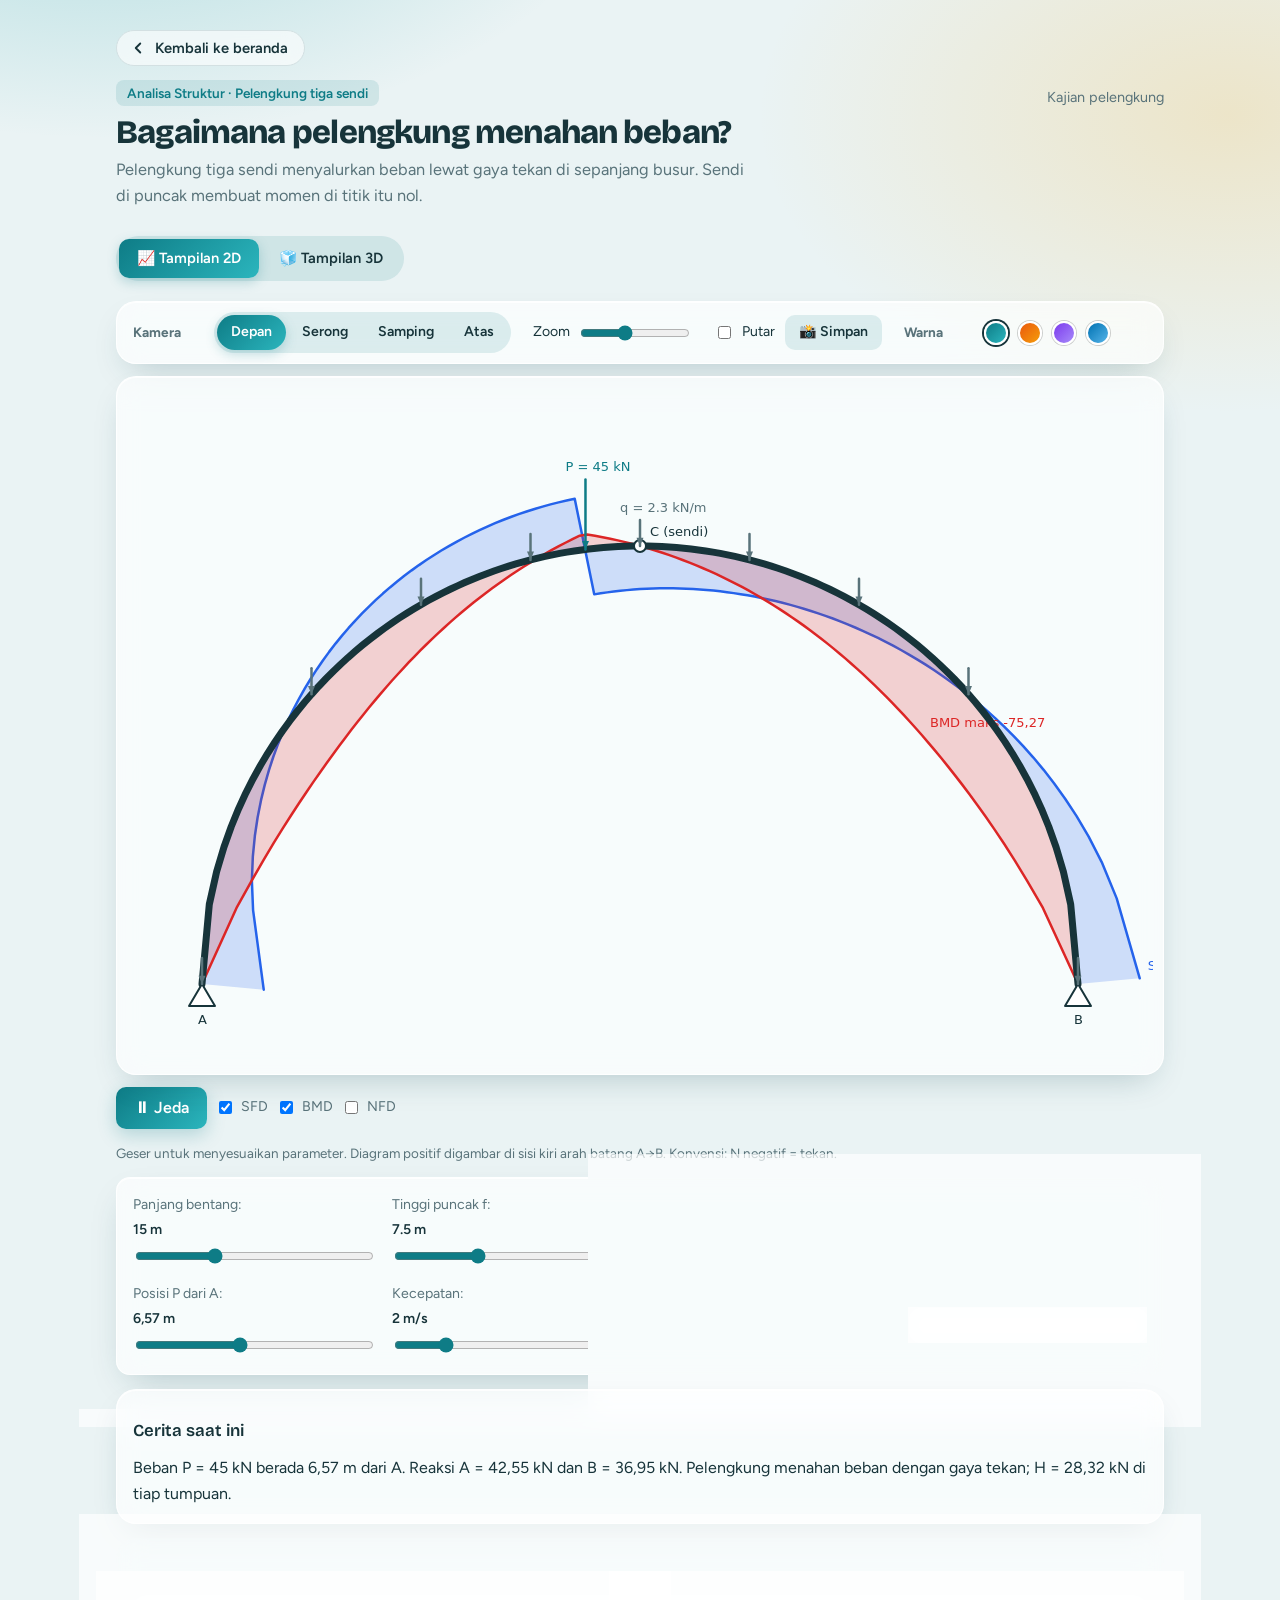
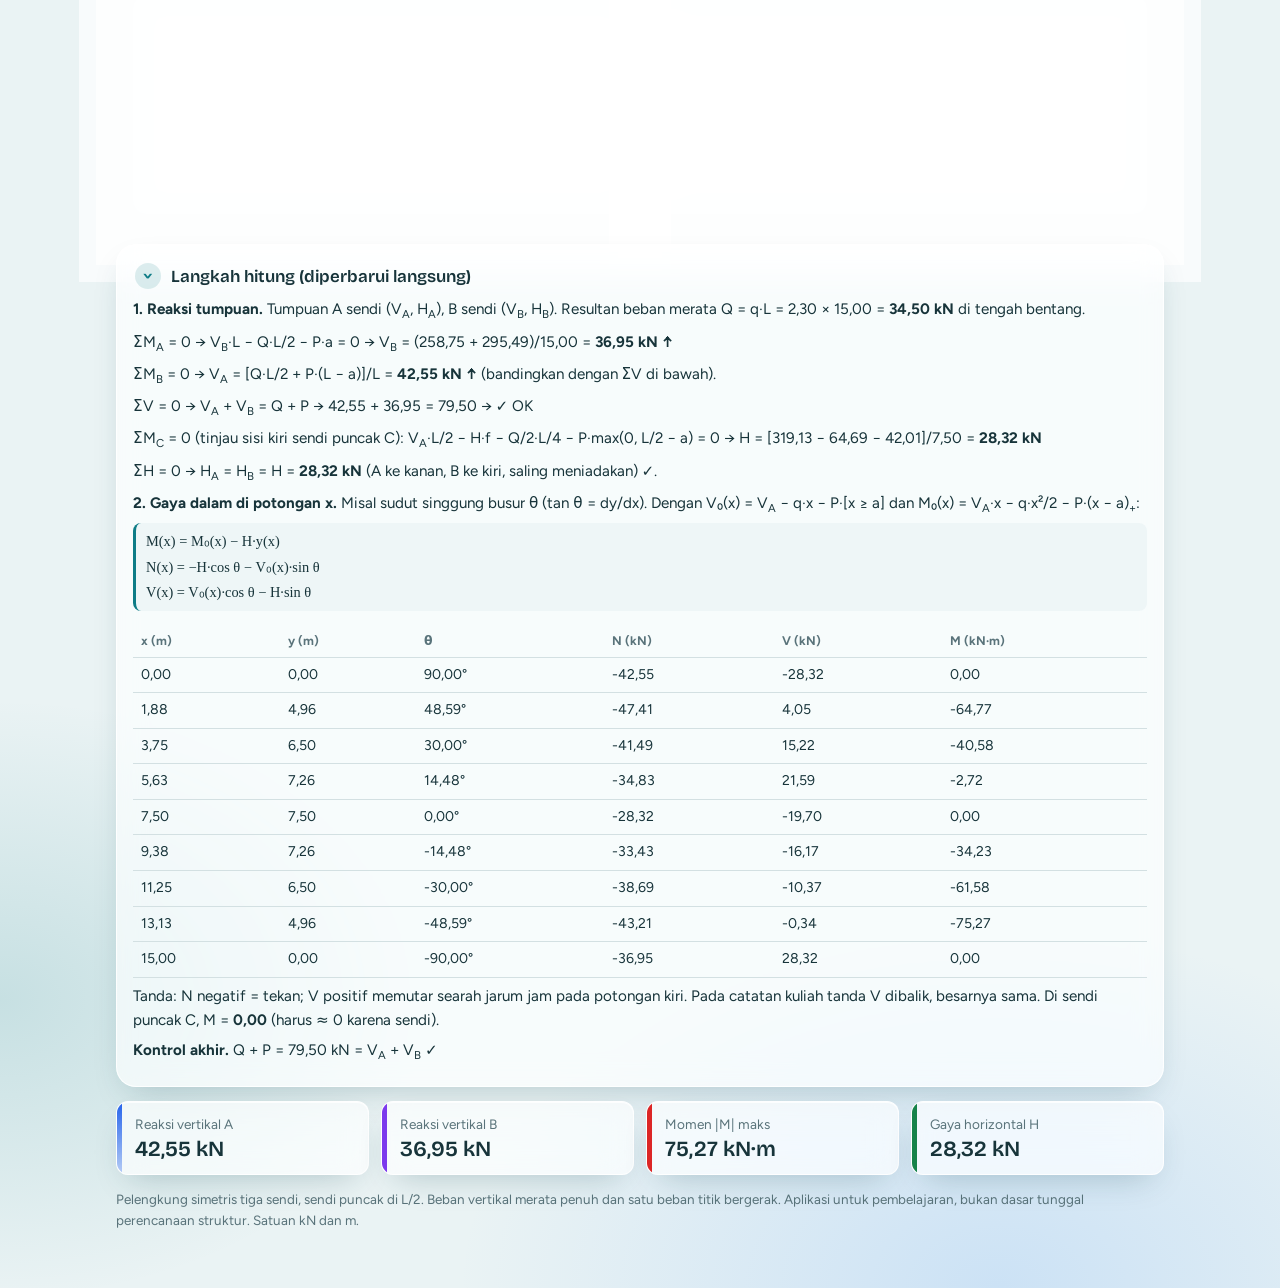
<file: pelengkung.html>
<!DOCTYPE html>
<html lang="id">
<head>
<meta charset="utf-8">
<meta name="viewport" content="width=device-width, initial-scale=1, viewport-fit=cover">
<title>Bagaimana pelengkung menahan beban?</title>
<link rel="stylesheet" href="style.css"><link rel="stylesheet" href="tema.css">
<script src="auth.js"></script>
<link rel="manifest" href="manifest.webmanifest"><meta name="theme-color" content="#0f766e"><link rel="apple-touch-icon" href="icon-192.png"><script src="install.js" defer></script>
</head>
<body data-mode="arch">
<main>
<a class="back" href="home.html" aria-label="Kembali ke beranda"><svg viewBox="0 0 24 24" fill="none" stroke="currentColor" stroke-width="2.5" stroke-linecap="round" stroke-linejoin="round"><path d="M15 18l-6-6 6-6"/></svg>Kembali ke beranda</a>
<header class="top"><div class="ttl"><span class="badge">Analisa Struktur · Pelengkung tiga sendi</span><h1>Bagaimana pelengkung menahan beban?</h1></div><div class="who"><span>Kajian pelengkung</span></div></header>
<p class="sub">Pelengkung tiga sendi menyalurkan beban lewat gaya tekan di sepanjang busur. Sendi di puncak membuat momen di titik itu nol.</p>

<div class="tabs"><button class="chip on" id="t2">📈 Tampilan 2D</button><button class="chip" id="t3">🧊 Tampilan 3D</button></div>
<div class="card" id="card2d"><canvas id="cv" aria-label="Struktur dengan diagram gaya dalam"></canvas></div>
<div class="row">
  <button id="play">⏸ Jeda</button>
  <label class="chk"><input type="checkbox" id="cV" checked> SFD</label>
  <label class="chk"><input type="checkbox" id="cM" checked> BMD</label>
  <label class="chk"><input type="checkbox" id="cN"> NFD</label>
</div>
<p class="note">Geser untuk menyesuaikan parameter. Diagram positif digambar di sisi kiri arah batang A→B. Konvensi: N negatif = tekan.</p>

<div class="ctrl" id="ctrl"></div>

<div class="card story"><h2>Cerita saat ini</h2><p id="story"></p></div>

<details class="card" id="theory" open><summary>Dasar teori &amp; rumus ringkas</summary><div class="thgrid"><div class="th"><h3>Reaksi &amp; gaya horizontal</h3><div class="fx">V<sub>B</sub> = (qL²/2 + P·a)/L, V<sub>A</sub> = qL + P − V<sub>B</sub><br>M<sub>C</sub> = 0 → H = [V<sub>A</sub>L/2 − qL²/8 − P·max(0, L/2 − a)]/f</div><p>Sendi A dan B menahan gaya vertikal dan horizontal.</p></div>
<div class="th"><h3>Gaya dalam sepanjang busur</h3><div class="fx">M(x) = M<sub>0</sub>(x) − H·y(x)<br>N = −H cos θ − V<sub>0</sub> sin θ<br>V = V<sub>0</sub> cos θ − H sin θ<br>Parabola: y = 4fx(L−x)/L²</div><p>Beban q per meter proyeksi horizontal. Pada parabola dengan q penuh, M = 0.</p></div></div></details>

<details class="card" open><summary>Langkah hitung (diperbarui langsung)</summary><div id="steps"></div></details>

<div class="stats">
  <div class="stat"><small>Reaksi vertikal A</small><span id="s1">–</span></div>
  <div class="stat"><small>Reaksi vertikal B</small><span id="s2">–</span></div>
  <div class="stat"><small>Momen |M| maks</small><span id="s3">–</span></div>
  <div class="stat"><small>Gaya horizontal H</small><span id="s4">–</span></div>
</div>

<p class="note">Pelengkung simetris tiga sendi, sendi puncak di L/2. Beban vertikal merata penuh dan satu beban titik bergerak. Aplikasi untuk pembelajaran, bukan dasar tunggal perencanaan struktur. Satuan kN dan m.</p>
</main>
<script src="struktur.js"></script>
<script src="tema.js"></script><script src="tema-anim.js"></script></body>
</html>
</file>
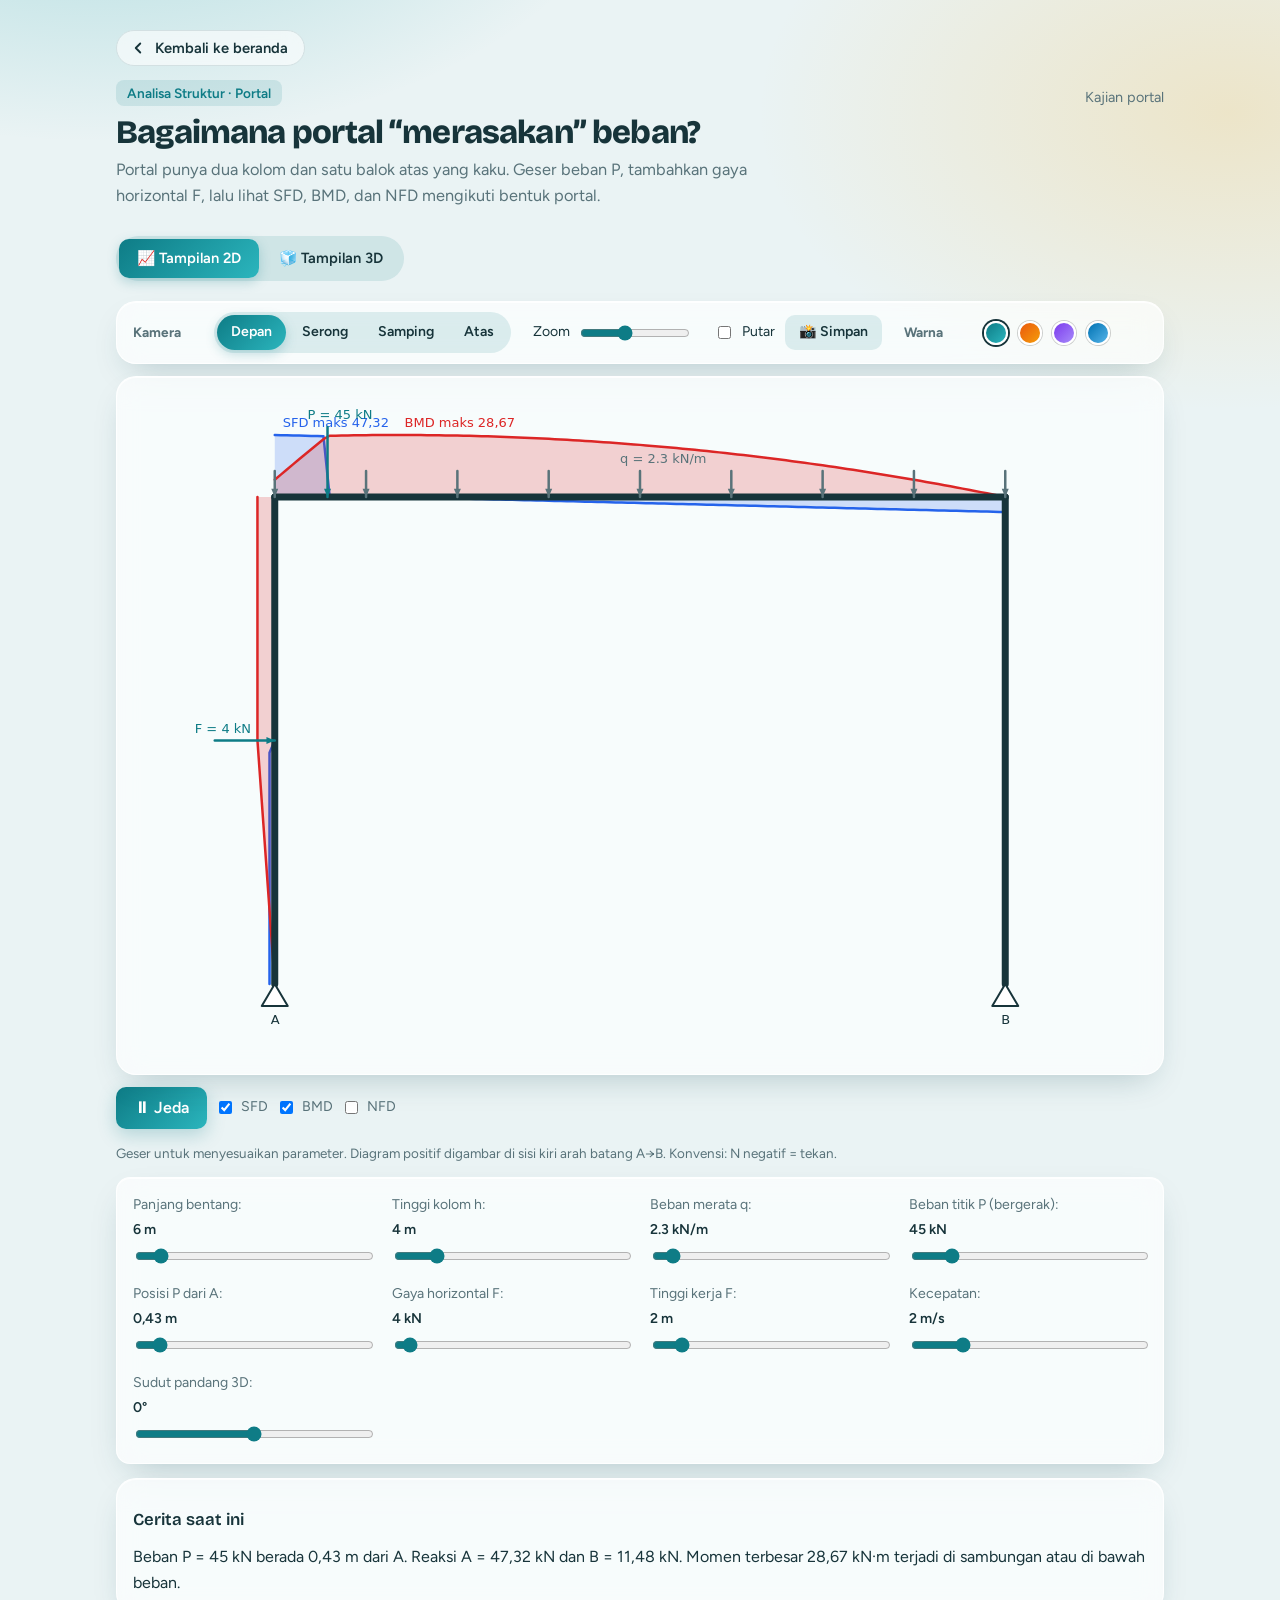
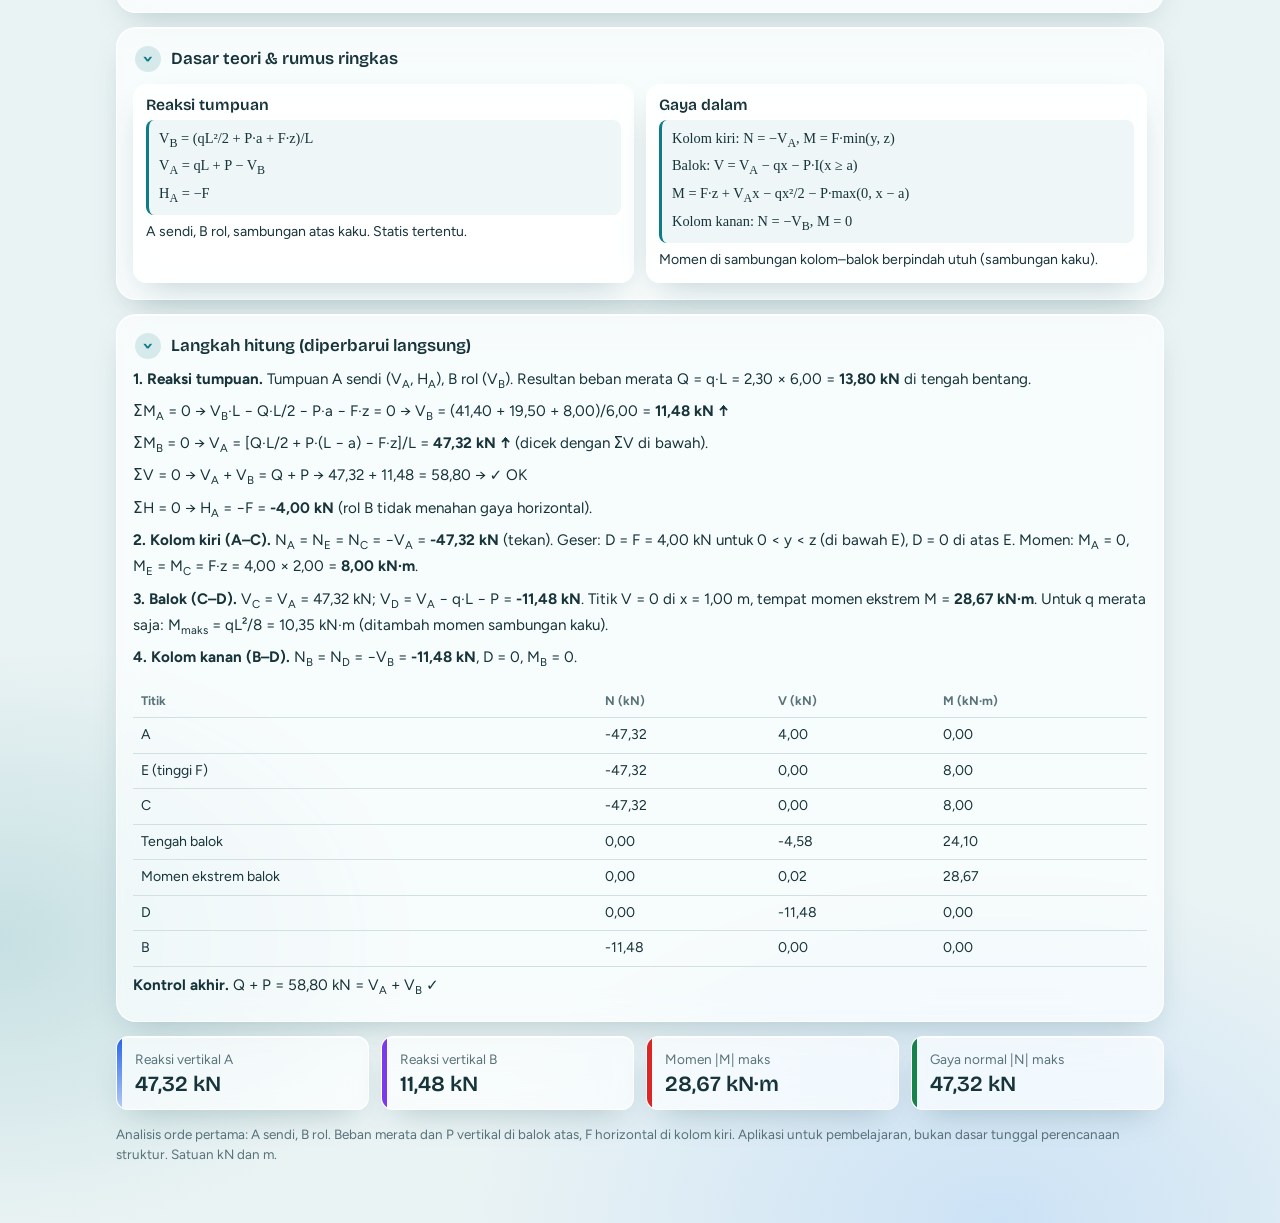
<file: portal.html>
<!DOCTYPE html>
<html lang="id">
<head>
<meta charset="utf-8">
<meta name="viewport" content="width=device-width, initial-scale=1, viewport-fit=cover">
<title>Bagaimana portal “merasakan” beban?</title>
<link rel="stylesheet" href="style.css"><link rel="stylesheet" href="tema.css">
<script src="auth.js"></script>
<link rel="manifest" href="manifest.webmanifest"><meta name="theme-color" content="#0f766e"><link rel="apple-touch-icon" href="icon-192.png"><script src="install.js" defer></script>
</head>
<body data-mode="portal">
<main>
<a class="back" href="home.html" aria-label="Kembali ke beranda"><svg viewBox="0 0 24 24" fill="none" stroke="currentColor" stroke-width="2.5" stroke-linecap="round" stroke-linejoin="round"><path d="M15 18l-6-6 6-6"/></svg>Kembali ke beranda</a>
<header class="top"><div class="ttl"><span class="badge">Analisa Struktur · Portal</span><h1>Bagaimana portal “merasakan” beban?</h1></div><div class="who"><span>Kajian portal</span></div></header>
<p class="sub">Portal punya dua kolom dan satu balok atas yang kaku. Geser beban P, tambahkan gaya horizontal F, lalu lihat SFD, BMD, dan NFD mengikuti bentuk portal.</p>

<div class="tabs"><button class="chip on" id="t2">📈 Tampilan 2D</button><button class="chip" id="t3">🧊 Tampilan 3D</button></div>
<div class="card" id="card2d"><canvas id="cv" aria-label="Struktur dengan diagram gaya dalam"></canvas></div>
<div class="row">
  <button id="play">⏸ Jeda</button>
  <label class="chk"><input type="checkbox" id="cV" checked> SFD</label>
  <label class="chk"><input type="checkbox" id="cM" checked> BMD</label>
  <label class="chk"><input type="checkbox" id="cN"> NFD</label>
</div>
<p class="note">Geser untuk menyesuaikan parameter. Diagram positif digambar di sisi kiri arah batang A→B. Konvensi: N negatif = tekan.</p>

<div class="ctrl" id="ctrl"></div>

<div class="card story"><h2>Cerita saat ini</h2><p id="story"></p></div>

<details class="card" id="theory" open><summary>Dasar teori &amp; rumus ringkas</summary><div class="thgrid"><div class="th"><h3>Reaksi tumpuan</h3><div class="fx">V<sub>B</sub> = (qL²/2 + P·a + F·z)/L<br>V<sub>A</sub> = qL + P − V<sub>B</sub><br>H<sub>A</sub> = −F</div><p>A sendi, B rol, sambungan atas kaku. Statis tertentu.</p></div>
<div class="th"><h3>Gaya dalam</h3><div class="fx">Kolom kiri: N = −V<sub>A</sub>, M = F·min(y, z)<br>Balok: V = V<sub>A</sub> − qx − P·I(x ≥ a)<br>M = F·z + V<sub>A</sub>x − qx²/2 − P·max(0, x − a)<br>Kolom kanan: N = −V<sub>B</sub>, M = 0</div><p>Momen di sambungan kolom–balok berpindah utuh (sambungan kaku).</p></div></div></details>

<details class="card" open><summary>Langkah hitung (diperbarui langsung)</summary><div id="steps"></div></details>

<div class="stats">
  <div class="stat"><small>Reaksi vertikal A</small><span id="s1">–</span></div>
  <div class="stat"><small>Reaksi vertikal B</small><span id="s2">–</span></div>
  <div class="stat"><small>Momen |M| maks</small><span id="s3">–</span></div>
  <div class="stat"><small>Gaya normal |N| maks</small><span id="s4">–</span></div>
</div>

<p class="note">Analisis orde pertama: A sendi, B rol. Beban merata dan P vertikal di balok atas, F horizontal di kolom kiri. Aplikasi untuk pembelajaran, bukan dasar tunggal perencanaan struktur. Satuan kN dan m.</p>
</main>
<script src="struktur.js"></script>
<script src="tema.js"></script><script src="tema-anim.js"></script></body>
</html>
</file>
<file: style.css>
:root{--sky:linear-gradient(180deg,#bfe0fa 0%,#dcedfc 55%,#f1f8ff 100%);--bg:#dbeafe;--card:rgba(255,252,247,.92);--fg:#2b2a33;--muted:#667080;--line:#cdd9e6;--v:#2563eb;--m:#dc2626;--n:#16a34a;--acc:#b8603e;--accfg:#fff;--cloud:rgba(255,255,255,.8);
box-sizing:border-box;padding-top:env(safe-area-inset-top,0px);padding-bottom:env(safe-area-inset-bottom,0px)}
@media (prefers-color-scheme:dark){:root:not([data-theme="light"]){--sky:linear-gradient(180deg,#0e1a2c,#172a42);--bg:#0e1a2c;--card:rgba(34,40,56,.92);--fg:#f1ebe3;--muted:#a3adbd;--line:#34445e;--v:#60a5fa;--m:#f87171;--n:#4ade80;--acc:#e8a07f;--accfg:#1c1a1f;--cloud:rgba(255,255,255,.07)}}
:root[data-theme="dark"]{--sky:linear-gradient(180deg,#0e1a2c,#172a42);--bg:#0e1a2c;--card:rgba(34,40,56,.92);--fg:#f1ebe3;--muted:#a3adbd;--line:#34445e;--v:#60a5fa;--m:#f87171;--n:#4ade80;--acc:#e8a07f;--accfg:#1c1a1f;--cloud:rgba(255,255,255,.07)}
html{scroll-padding-top:env(safe-area-inset-top,0px);background:var(--bg)}
*{box-sizing:border-box}
body{margin:0;min-height:100vh;background:var(--sky) fixed;color:var(--fg);font:16px/1.6 "Gill Sans","Seravek","Candara","Trebuchet MS",system-ui,sans-serif}
main{max-width:1000px;margin:0 auto;padding:22px 16px 44px}
h1{font:600 1.7rem/1.25 Georgia,"Iowan Old Style",serif;margin:0 0 4px}
p.sub{margin:0 0 16px;color:var(--muted)}
.card{background:var(--card);border:1px solid var(--line);border-radius:18px;padding:14px;box-shadow:0 6px 22px rgba(60,80,120,.1)}
canvas{width:100%;display:block}
.ctrl{display:grid;grid-template-columns:repeat(auto-fit,minmax(220px,1fr));gap:14px 20px;margin-top:14px}
label{display:flex;flex-direction:column;font-size:.88rem;color:var(--muted);gap:2px}
label b{color:var(--fg);font-weight:600}
input[type=range]{width:100%;accent-color:var(--acc)}
input[type=number]{font:inherit;padding:6px 10px;border:1px solid var(--line);border-radius:10px;background:var(--card);color:var(--fg);width:100%;margin-top:4px}
.row{display:flex;gap:8px;flex-wrap:wrap;align-items:center;margin-top:12px}
button{background:var(--acc);color:var(--accfg);border:0;border-radius:999px;padding:8px 18px;font:inherit;cursor:pointer}
.chip{background:var(--card);color:var(--fg);border:1px solid var(--line);padding:6px 13px;font-size:.92rem}
.chip.on{background:var(--acc);color:var(--accfg);border-color:var(--acc)}
.chk{flex-direction:row;align-items:center;gap:6px}
.story{margin-top:14px;border-left:4px solid var(--acc)}
.story h2,summary{font:600 1.05rem Georgia,serif}
.story p{margin:4px 0 0}
.stats{display:grid;grid-template-columns:repeat(auto-fit,minmax(150px,1fr));gap:10px;margin-top:14px}
.stat{border:1px solid var(--line);border-radius:14px;padding:8px 12px;background:var(--card)}
.stat small{color:var(--muted);display:block}
.stat span{font-size:1.15rem;font-weight:600}
details{margin-top:14px}
details p{margin:6px 0 0}
.rw{display:flex;gap:8px;flex-wrap:wrap;align-items:end;margin-top:8px}.rw>*{flex:1 1 130px}.rw .chip{flex:0 0 auto}.rw .chip:disabled{opacity:.35;cursor:default}
select{font:inherit;padding:7px 10px;border:1px solid var(--line);border-radius:10px;background:var(--card);color:var(--fg)}
#edcard h2{font:600 1.05rem Georgia,serif;margin:0}#edcard p{margin:2px 0 4px;color:var(--muted);font-size:.9rem}
.note{font-size:.84rem;color:var(--muted);margin-top:14px}
.top{display:flex;justify-content:space-between;align-items:flex-start;gap:12px}
.top h1{flex:1}
.who{display:flex;align-items:center;gap:8px;color:var(--muted);font-size:.9rem;white-space:nowrap;padding-top:6px}
:focus-visible{outline:3px solid var(--acc);outline-offset:2px}

.alert{display:flex;gap:12px;align-items:center;justify-content:space-between;flex-wrap:wrap;background:color-mix(in srgb,var(--m) 16%,var(--card));color:var(--fg);border:1px solid var(--m);border-radius:14px;padding:10px 14px;margin-bottom:12px;font-weight:600}
.alert[hidden]{display:none}
.gauge{display:flex;align-items:center;gap:12px;margin-top:10px}
.gbar{flex:1;height:12px;border-radius:999px;background:var(--line);overflow:hidden}
.gbar i{display:block;height:100%;width:0;border-radius:999px;background:#16a34a}
#gtext{font-size:.9rem;color:var(--muted);min-width:200px;text-align:right}
@media (max-width:560px){#gtext{min-width:0;text-align:left}.gauge{flex-wrap:wrap}}

.guide{margin-top:12px}.guide ol{margin:6px 0 0;padding-left:1.3em}.guide li{margin:3px 0}
#steps p{margin:6px 0;font-size:.95rem}#steps sub,.vt sub,.guide sub{font-size:.75em}
.vtwrap{overflow-x:auto}table.vt{border-collapse:collapse;width:100%;font-size:.88rem;margin-top:8px}
.vt th,.vt td{border-bottom:1px solid var(--line);padding:6px 8px;text-align:left;white-space:nowrap}
.vt .ok{color:var(--n);font-weight:700}.vt .bad{color:var(--m);font-weight:700}
.vcheck{display:flex;gap:10px;flex-wrap:wrap;align-items:end;margin-top:10px}.vcheck label{flex:1 1 150px}
details>summary{cursor:pointer}
@media (max-width:560px){main{padding:14px 12px 36px}h1{font-size:1.35rem}.top{flex-direction:column;gap:4px}.who{padding-top:0}.card{padding:10px;border-radius:14px}button{padding:8px 14px}.row{gap:6px}}
@media (max-width:560px){.vt .fm{display:none}.vt th,.vt td{padding:5px;font-size:.8rem;white-space:normal}}

.tabs{display:flex;gap:8px;margin:12px 0 8px;flex-wrap:wrap}
#cv3{touch-action:none;cursor:grab;width:100%;display:block;border-radius:12px}
#cv3:active{cursor:grabbing}

.thgrid{display:grid;grid-template-columns:repeat(auto-fit,minmax(300px,1fr));gap:12px;margin-top:10px}
.th{border:1px solid var(--line);border-radius:14px;padding:10px 12px;background:var(--card);transition:opacity .2s}
.th h3{font:600 .98rem Georgia,serif;margin:0 0 6px}
.th p{margin:6px 0 0;font-size:.88rem}
.fx{font:.9rem/1.75 Georgia,"Iowan Old Style",serif;background:color-mix(in srgb,var(--acc) 9%,var(--card));border-left:3px solid var(--acc);border-radius:8px;padding:6px 10px;overflow-x:auto}
.th .tag{display:none;font:600 .72rem system-ui,sans-serif;color:var(--n);margin-left:6px;white-space:nowrap}
.th.cur .tag{display:inline}
.th.dim{opacity:.55}


/* ================= Tema tampilan (segar, kaca, bayangan lembut) ================= */
:root{--r:20px;--shadow:0 10px 30px rgba(37,99,235,.10),0 2px 6px rgba(30,41,59,.06);--acc2:#e08a5c;--glow:rgba(184,96,62,.28)}
@media (prefers-color-scheme:dark){:root:not([data-theme="light"]){--shadow:0 12px 32px rgba(0,0,0,.35),0 2px 6px rgba(0,0,0,.25);--acc2:#f0b494;--glow:rgba(232,160,127,.25)}}
:root[data-theme="dark"]{--shadow:0 12px 32px rgba(0,0,0,.35),0 2px 6px rgba(0,0,0,.25);--acc2:#f0b494;--glow:rgba(232,160,127,.25)}
body{background:
  radial-gradient(900px 420px at 12% -8%,rgba(255,255,255,.75),transparent 60%),
  radial-gradient(700px 380px at 95% 4%,rgba(253,224,160,.45),transparent 62%),
  var(--sky) fixed}
@media (prefers-color-scheme:dark){:root:not([data-theme="light"]) body{background:radial-gradient(900px 420px at 10% -8%,rgba(96,165,250,.16),transparent 60%),radial-gradient(700px 380px at 95% 4%,rgba(232,160,127,.12),transparent 62%),var(--sky) fixed}}
main{padding-top:30px}
.badge{display:inline-block;font:600 .74rem/1 system-ui,sans-serif;letter-spacing:.06em;text-transform:uppercase;color:var(--acc);background:color-mix(in srgb,var(--acc) 13%,transparent);border:1px solid color-mix(in srgb,var(--acc) 35%,transparent);padding:6px 12px;border-radius:999px;margin-bottom:8px}
h1{font-size:2rem;letter-spacing:-.01em;background:linear-gradient(100deg,var(--fg) 30%,var(--acc) 100%);-webkit-background-clip:text;background-clip:text;color:transparent}
p.sub{font-size:1.02rem;max-width:62ch}
.card{background:var(--card);backdrop-filter:blur(10px);-webkit-backdrop-filter:blur(10px);border:1px solid color-mix(in srgb,#fff 55%,var(--line));border-radius:var(--r);padding:16px;box-shadow:var(--shadow)}
.card{animation:rise .5s ease both}
@keyframes rise{from{opacity:0;transform:translateY(10px)}to{opacity:1;transform:none}}
@media (prefers-reduced-motion:reduce){.card{animation:none}*{transition:none!important}}
details.card>summary{list-style:none;display:flex;align-items:center;gap:10px;padding:2px 2px;font-size:1.06rem}
details.card>summary::-webkit-details-marker{display:none}
details.card>summary::before{content:"›";display:inline-grid;place-items:center;width:26px;height:26px;border-radius:50%;background:color-mix(in srgb,var(--acc) 16%,transparent);color:var(--acc);font:700 1.2rem/1 system-ui;transition:transform .2s}
details[open].card>summary::before{transform:rotate(90deg)}
button{background:linear-gradient(180deg,var(--acc2),var(--acc));box-shadow:0 4px 12px var(--glow);transition:transform .15s,box-shadow .15s,filter .15s;font-weight:600}
button:hover{transform:translateY(-1px);box-shadow:0 7px 16px var(--glow);filter:brightness(1.05)}
button:active{transform:translateY(0) scale(.98)}
.chip{background:var(--card);box-shadow:none;font-weight:500;border:1px solid var(--line)}
.chip:hover{border-color:var(--acc);box-shadow:0 3px 10px var(--glow)}
.chip.on{background:linear-gradient(180deg,var(--acc2),var(--acc));box-shadow:0 4px 12px var(--glow)}
.tabs{background:color-mix(in srgb,var(--card) 80%,transparent);border:1px solid var(--line);padding:5px;border-radius:999px;width:max-content;max-width:100%;box-shadow:var(--shadow)}
.tabs .chip{border:0;background:transparent;padding:8px 18px;font-weight:600}
.tabs .chip.on{background:linear-gradient(180deg,var(--acc2),var(--acc));color:var(--accfg)}
#card2d,#card3d{padding:10px;overflow:hidden}
#cv3,#cv{border-radius:14px}
.gbar{height:14px;box-shadow:inset 0 1px 3px rgba(0,0,0,.15)}
.gbar i{background-image:linear-gradient(90deg,rgba(255,255,255,.25),transparent 40%,rgba(255,255,255,.18));transition:width .15s}
.stats{gap:12px}
.stat{position:relative;border-radius:16px;padding:12px 14px 10px;box-shadow:var(--shadow);overflow:hidden;transition:transform .15s}
.stat:hover{transform:translateY(-2px)}
.stat::before{content:"";position:absolute;left:0;right:0;top:0;height:4px;background:var(--v)}
.stat:nth-child(2)::before{background:#7c3aed}
.stat:nth-child(3)::before{background:var(--m)}
.stat:nth-child(4)::before{background:var(--n)}
.stat small{font-size:.8rem;text-transform:uppercase;letter-spacing:.04em}
.stat span{font:600 1.35rem Georgia,serif}
.ctrl{background:var(--card);border:1px solid var(--line);border-radius:var(--r);padding:16px;box-shadow:var(--shadow)}
input[type=range]{height:22px;cursor:pointer}
input[type=number],select{border-radius:12px;transition:border-color .15s,box-shadow .15s}
input[type=number]:focus,select:focus{outline:none;border-color:var(--acc);box-shadow:0 0 0 3px var(--glow)}
.story{border-left-width:5px;background:linear-gradient(90deg,color-mix(in srgb,var(--acc) 8%,var(--card)),var(--card) 40%)}
.alert{border-radius:16px;box-shadow:0 8px 22px color-mix(in srgb,var(--m) 25%,transparent)}
.fx{background:color-mix(in srgb,var(--acc) 8%,var(--card))}
.th{box-shadow:0 3px 10px rgba(30,41,59,.05)}
.th.cur{border-color:var(--n);box-shadow:0 0 0 2px color-mix(in srgb,var(--n) 30%,transparent)}
table.vt tbody tr:hover{background:color-mix(in srgb,var(--acc) 7%,transparent)}
.vt th{font-size:.78rem;text-transform:uppercase;letter-spacing:.04em;color:var(--muted)}
.guide ol{padding-left:1.5em}
.guide li::marker{color:var(--acc);font-weight:700}
.note{line-height:1.55}
@media (max-width:560px){h1{font-size:1.5rem}.tabs{width:100%}.tabs .chip{flex:1;padding:8px 10px}}
</file>
<file: tema.css>
@import url('https://fonts.googleapis.com/css2?family=Bricolage+Grotesque:opsz,wght@12..96,500;12..96,700;12..96,800&family=Figtree:wght@400;500;600;700&display=swap');
:root{--bg:#edf3f4;--sky:#edf3f4;--card:#fff;--fg:#17343a;--muted:#59737a;--line:#d3e0e2;--acc:#0e7c86;--acc2:#0e7c86;--accfg:#fff;--glow:rgba(14,124,134,.22);--shadow:0 1px 2px rgba(23,52,58,.06);--r:14px}
@media (prefers-color-scheme:dark){:root:not([data-theme="light"]){--bg:#0d1f23;--sky:#0d1f23;--card:#14292e;--fg:#e6f1f2;--muted:#9bb5ba;--line:#27424a;--acc:#4cc3cb;--acc2:#4cc3cb;--accfg:#06262a;--glow:rgba(76,195,203,.22);--shadow:none}}
body,:root:not([data-theme="light"]) body{background:var(--bg)!important;min-height:0;font-family:Figtree,system-ui,sans-serif}
h1,h2,summary,.story h2,#edcard h2,.th h3{font-family:"Bricolage Grotesque",Figtree,sans-serif}
h1{background:none;-webkit-text-fill-color:var(--fg);color:var(--fg);font-weight:800;font-size:2rem;letter-spacing:-.02em}
.badge{text-transform:none;letter-spacing:0;font:600 .85rem Figtree,sans-serif;background:color-mix(in srgb,var(--acc) 12%,transparent);color:var(--acc);border:0;border-radius:8px;padding:5px 11px}
.card{backdrop-filter:none;-webkit-backdrop-filter:none;border:1px solid var(--line);border-radius:var(--r);box-shadow:var(--shadow);animation:none}
button,.chip.on,.tabs .chip.on{background:var(--acc);box-shadow:none;border-radius:10px;font-weight:600}
button:hover{transform:none;box-shadow:none;filter:brightness(1.1)}
.chip{border-radius:10px;border:1px solid var(--line);background:var(--card);color:var(--fg)}
.chip:hover{border-color:var(--acc);box-shadow:none}
.chip.on{color:var(--accfg);border-color:var(--acc)}
.tabs{background:none;border:0;box-shadow:none;padding:0;border-radius:0;gap:8px}
.tabs .chip{padding:9px 18px;border:1px solid var(--line);background:var(--card)}
.tabs .chip.on{color:var(--accfg)}
.stat{border-radius:12px;box-shadow:none;padding:12px 14px 10px 18px}
.stat::before{right:auto;bottom:0;width:5px;height:auto}
.stat small{text-transform:none;letter-spacing:0;font-size:.85rem}
.stat span{font-family:"Bricolage Grotesque",sans-serif}
.vt th{text-transform:none;letter-spacing:0}
.ctrl{border-radius:var(--r);box-shadow:var(--shadow)}
.story{border-left:5px solid var(--acc);background:color-mix(in srgb,var(--acc) 7%,var(--card))}
.fx{border-left-color:var(--acc);background:color-mix(in srgb,var(--acc) 7%,var(--card))}
details.card>summary::before{background:color-mix(in srgb,var(--acc) 14%,transparent)}
.guide li::marker{color:var(--acc)}

:root{--mesh:radial-gradient(900px 520px at 8% -6%,rgba(20,160,168,.30),transparent 60%),radial-gradient(760px 480px at 96% 4%,rgba(244,183,63,.24),transparent 62%),radial-gradient(900px 600px at 78% 100%,rgba(96,165,250,.22),transparent 60%),radial-gradient(700px 500px at 0% 90%,rgba(14,124,134,.16),transparent 60%),#eaf3f4}
@media (prefers-color-scheme:dark){:root,:root:not([data-theme="light"]){--mesh:radial-gradient(900px 520px at 8% -6%,rgba(20,160,168,.38),transparent 60%),radial-gradient(760px 480px at 96% 4%,rgba(244,183,63,.13),transparent 62%),radial-gradient(900px 600px at 78% 100%,rgba(96,165,250,.24),transparent 60%),radial-gradient(700px 500px at 0% 90%,rgba(14,124,134,.24),transparent 60%),#08171b}}
/* ===== kaca & gradasi halus ===== */
body,:root:not([data-theme="light"]) body{background:var(--mesh) fixed!important}
html{background:transparent}
.card,.ctrl,.stat,.th,.tabs .chip,#edcard{background:color-mix(in srgb,var(--card) 58%,transparent);backdrop-filter:blur(16px) saturate(1.5);-webkit-backdrop-filter:blur(16px) saturate(1.5);border:1px solid rgba(255,255,255,.65);box-shadow:0 10px 36px rgba(14,124,134,.13),inset 0 1px 0 rgba(255,255,255,.5)}
@media (prefers-color-scheme:dark){:root:not([data-theme="light"]) .card,:root:not([data-theme="light"]) .ctrl,:root:not([data-theme="light"]) .stat,:root:not([data-theme="light"]) .th,:root:not([data-theme="light"]) .tabs .chip{border-color:rgba(255,255,255,.12);box-shadow:0 10px 36px rgba(0,0,0,.3),inset 0 1px 0 rgba(255,255,255,.08)}}
.card{border-radius:22px}
button,.chip.on,.tabs .chip.on{background:linear-gradient(135deg,var(--g1,#0e7c86),var(--g2,#2bb5bd));box-shadow:0 6px 18px var(--glow)}
.chip{background:color-mix(in srgb,var(--card) 55%,transparent);backdrop-filter:blur(10px)}
.chip.on{color:#fff}
input[type=number],input[type=text],select{background:color-mix(in srgb,var(--card) 70%,transparent);backdrop-filter:blur(8px)}
.story{background:linear-gradient(90deg,color-mix(in srgb,var(--acc) 16%,transparent),color-mix(in srgb,var(--card) 50%,transparent) 55%)}
.stat::before{background:linear-gradient(180deg,var(--v),color-mix(in srgb,var(--v) 30%,transparent))}
.gbar i{background-image:linear-gradient(90deg,#16a34a,#84cc16)}
h1{background:linear-gradient(100deg,var(--fg) 40%,var(--acc));-webkit-background-clip:text;background-clip:text;-webkit-text-fill-color:transparent;color:transparent}

/* kamera & palet */
.cambar{display:grid;gap:10px;margin:12px 0}
.cambar .rw2{display:flex;gap:8px;flex-wrap:wrap;align-items:center}
.cambar .lb{font-weight:700;min-width:5.2em}
.cambar label{flex-direction:row;align-items:center;gap:6px}
.cambar input[type=range]{width:120px}
.dot{display:inline-block;width:12px;height:12px;border-radius:50%;margin-right:6px;vertical-align:-1px;box-shadow:inset 0 0 0 1px rgba(0,0,0,.2)}
.chip.on .dot{box-shadow:0 0 0 2px #fff}

/* ===== penyempurnaan: elegan, terbaca di mode terang & gelap ===== */
h1{background:none;-webkit-text-fill-color:var(--fg);color:var(--fg);font-size:2.05rem;letter-spacing:-.025em;line-height:1.15}
p.sub{max-width:64ch;color:var(--muted)}
.card,.ctrl,.stat,.th,#edcard{background:rgba(255,255,255,.68);border:1px solid rgba(255,255,255,.85);box-shadow:0 1px 0 rgba(255,255,255,.8) inset,0 14px 34px -14px rgba(14,70,80,.28);backdrop-filter:blur(14px) saturate(1.4);-webkit-backdrop-filter:blur(14px) saturate(1.4)}
@media (prefers-color-scheme:dark){:root:not([data-theme="light"]) .card,:root:not([data-theme="light"]) .ctrl,:root:not([data-theme="light"]) .stat,:root:not([data-theme="light"]) .th,:root:not([data-theme="light"]) #edcard{background:rgba(18,40,46,.62);border:1px solid rgba(255,255,255,.1);box-shadow:0 1px 0 rgba(255,255,255,.06) inset,0 16px 36px -14px rgba(0,0,0,.55)}}
.card{border-radius:20px}
main{max-width:1080px}
.tabs{display:inline-flex;gap:2px;padding:3px;border-radius:999px;background:color-mix(in srgb,var(--acc) 12%,transparent);border:0;box-shadow:none;width:auto}
.tabs .chip{border:0;background:transparent;box-shadow:none;backdrop-filter:none;border-radius:999px;color:var(--fg);padding:8px 18px;min-height:38px}
.tabs .chip.on{background:linear-gradient(135deg,var(--g1,#0e7c86),var(--g2,#2bb5bd));color:#fff;box-shadow:0 4px 12px var(--glow)}
.cambar{display:flex;flex-wrap:wrap;align-items:center;gap:10px 22px;padding:10px 16px;margin:12px 0}
.cambar .grp{display:flex;align-items:center;gap:10px}
.cambar .lb{font-weight:700;font-size:.85rem;color:var(--muted)}
.cambar label{display:flex;flex-direction:row;align-items:center;gap:8px;font-size:.88rem;color:var(--fg)}
.cambar input[type=range]{width:110px}
.seg{display:inline-flex;gap:2px;padding:3px;border-radius:999px;background:color-mix(in srgb,var(--acc) 12%,transparent)}
.seg button{background:transparent;color:var(--fg);box-shadow:none;border-radius:999px;padding:6px 14px;min-height:34px;font-size:.88rem;font-weight:600}
.seg button:hover{background:color-mix(in srgb,var(--acc) 14%,transparent);filter:none}
.seg button.on{background:linear-gradient(135deg,var(--g1,#0e7c86),var(--g2,#2bb5bd));color:#fff;box-shadow:0 4px 12px var(--glow)}
.ibtn{background:color-mix(in srgb,var(--acc) 12%,transparent)!important;color:var(--fg)!important;box-shadow:none!important;padding:6px 14px;min-height:34px;font-size:.88rem}
.sw{width:24px;height:24px;min-height:0;padding:0;border-radius:50%;border:2px solid #fff;box-shadow:0 0 0 1px rgba(0,0,0,.18)!important}
.sw.on{box-shadow:0 0 0 2px var(--fg)!important}
@media (max-width:560px){.cambar{gap:10px 14px}.seg button{padding:6px 10px}}

/* ===== tombol kembali ===== */
.back{display:inline-flex;align-items:center;gap:8px;margin:0 0 14px;padding:8px 16px 8px 12px;border-radius:999px;font:600 .92rem Figtree,system-ui,sans-serif;text-decoration:none;color:var(--fg);background:color-mix(in srgb,var(--card) 60%,transparent);backdrop-filter:blur(10px);-webkit-backdrop-filter:blur(10px);border:1px solid var(--line);transition:border-color .2s,transform .2s}
.back:hover{border-color:var(--acc);transform:translateX(-3px)}
.back:focus-visible{outline:3px solid var(--acc);outline-offset:3px}
.back svg{width:18px;height:18px}

/* ===== animasi teks halaman simulator (dipakai tema-anim.js) ===== */
@keyframes twordup{from{transform:translateY(110%) rotate(4deg);opacity:0;filter:blur(6px)}to{transform:none;opacity:1;filter:none}}
@keyframes tsubrise{from{opacity:0;transform:translateY(14px);filter:blur(4px)}}
@keyframes tshim{to{background-position:-300% 0}}
.tw{display:inline-block;overflow:hidden;vertical-align:top;padding:.06em .03em .2em;margin:-.06em -.03em -.2em}
.tw>i{display:inline-block;font-style:normal;animation:twordup .85s cubic-bezier(.2,.8,.2,1) both;animation-delay:calc(var(--i)*.07s + .1s)}
.tw>i.tg{background:linear-gradient(100deg,var(--acc),var(--acc2,var(--acc)),var(--acc));background-size:300% 100%;-webkit-background-clip:text;background-clip:text;-webkit-text-fill-color:transparent;animation:twordup .85s cubic-bezier(.2,.8,.2,1) both,tshim 5s linear 1.2s infinite;animation-delay:calc(var(--i)*.07s + .1s),0s}
p.sub{animation:tsubrise .8s .55s cubic-bezier(.2,.8,.2,1) both}
.who span{display:inline-block;animation:tsubrise .7s .8s both}
.th h3,details.card>summary{transition:color .25s}
@media (prefers-reduced-motion:reduce){.tw>i,.tw>i.tg,p.sub,.who span{animation:none!important}}

/* lencana & judul tetap terbaca di mode gelap */
@media (prefers-color-scheme:dark){:root:not([data-theme="light"]) .badge{color:var(--fg)}}
</file>
